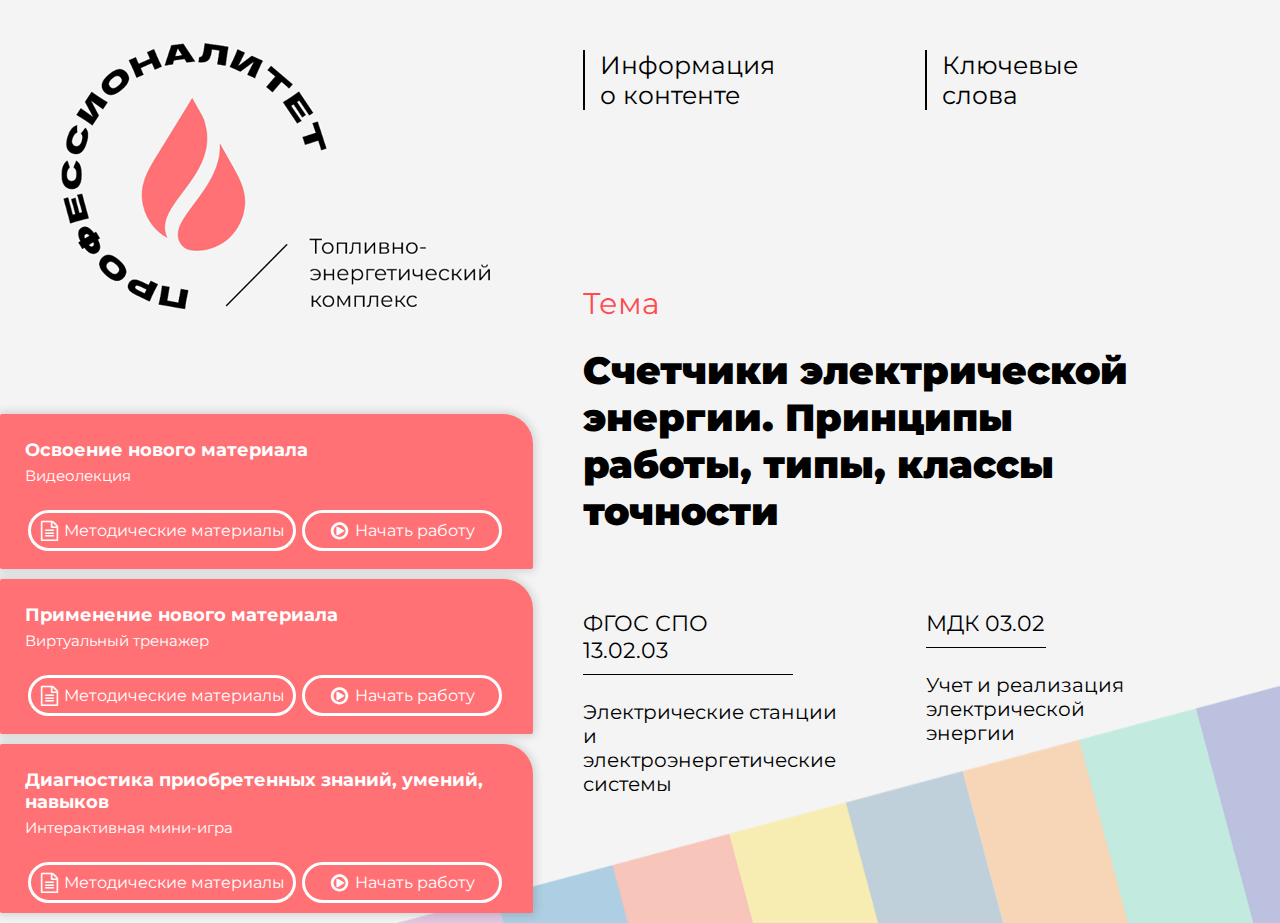
<file: index.html>
<!DOCTYPE html>
<html lang="en">
<head>
    <meta charset="UTF-8">
    <meta name="viewport" content="width=device-width, initial-scale=1.0">
    <title>Главная страница</title>
    <link rel="stylesheet" href="https://cdnjs.cloudflare.com/ajax/libs/font-awesome/4.7.0/css/font-awesome.css" integrity="sha512-5A8nwdMOWrSz20fDsjczgUidUBR8liPYU+WymTZP1lmY9G6Oc7HlZv156XqnsgNUzTyMefFTcsFH/tnJE/+xBg==" crossorigin="anonymous" referrerpolicy="no-referrer" />
    <link rel="stylesheet" href="./styles/style.css">
    <link rel="stylesheet" href="./styles/popup.css">
</head>
<body class="main_viewport" id="#style-10">
    <div class="main_container">
        <img src="content/Profi_logo.png" alt="Profi_logo" class="Profi_logo1">
        <div class="left_side">
            <div class="profi_logo">
                <img src="content/Profi_logo.png" alt="Profi_logo" class="Profi_logo2">
            </div>
            <div class="buttons_content">
                <div class="lern_new_material">
                    <div class="upper_side">
                        <p class="first_word">Освоение нового материала</p>
                        <p class="second_word">Видеолекция</p>
                        <div class="bottom_side">
                            <div class="btn_metod_mat">
                                <a href="#popup3" class="link_metod_mat"><i class="fa fa-file-text-o" aria-hidden="true"></i>
                                    Методические материалы
                                </a>
                            </div>
                            <div class="btn_metod_mat">
                                <a href="./pages/1_eom/index.html" class="link_metod_mat"><i class="fa fa-play-circle-o" aria-hidden="true"></i>
                                    Начать работу
                                </a>
                            </div>
                        </div>
                    </div>
                </div>
                <div class="practic_new_material">
                    <div class="upper_side">
                        <p class="first_word">Применение нового материала</p>
                        <p class="second_word">Виртуальный тренажер</p>
                        <div class="bottom_side">
                            <div class="btn_metod_mat">
                                <a href="#popup4" class="link_metod_mat"><i class="fa fa-file-text-o" aria-hidden="true"></i>
                                    Методические материалы
                                </a>
                            </div>
                            <div class="btn_metod_mat">
                                <a href="./pages/2_eom/javascript_quiz_app_1/index.html" class="link_metod_mat"><i class="fa fa-play-circle-o" aria-hidden="true"></i>
                                    Начать работу
                                </a>
                            </div>
                        </div>
                    </div>
                </div>
                <div class="test_new_material">
                    <div class="upper_side">
                        <p class="first_word">Диагностика приобретенных знаний, умений, навыков</p>
                        <p class="second_word">Интерактивная мини-игра</p>
                        <div class="bottom_side">
                            <div class="btn_metod_mat">
                                <a href="#popup5" class="link_metod_mat"><i class="fa fa-file-text-o" aria-hidden="true"></i>
                                    Методические материалы
                                </a>
                            </div>
                            <div class="btn_metod_mat">
                                <a href="./pages/3_eom/index.html" class="link_metod_mat"><i class="fa fa-play-circle-o" aria-hidden="true"></i>
                                    Начать работу
                                </a>
                            </div>
                        </div>
                    </div>
                </div>
            </div>
        </div>
        <div class="right_side">
            <div id="upper_right2" class="upper_right">
                <div class="content_info">
                    <a href="#popup1" class="link_content_info">Информация <br>о контенте</br></a>
                </div>
                <div class="key_word">
                    <a href="#popup2" class="link_key_word">Ключевые <br>слова</br></a>
                </div>
            </div>
            <div class="center_right">
                <p class="theme">Тема</p>
                <p class="main_content_name">Счетчики электрической<br>энергии. Принципы<br>работы, типы, классы<br>точности</p>
            </div>
            <div class="bottom_right">
                <div class="fgos_and_mdk">
                    <div>
                        <h5 class="fgos">ФГОС СПО 13.02.03</h5>
                        <p class="fgos_text">
                            Электрические станции и<br>электроэнергетические<br>системы
                        </p>
                    </div>
                    <div>
                        <h5 class="mdk">МДК 03.02</h5>
                        <p class="mdk_text">
                            Учет и реализация электрической<br>энергии
                        </p>
                    </div>
                </div>
            </div>
        </div>
    </div>
    <div id="popup1" class="popup">
        <div class="popup_body">
            <div class="popup_content">
                <div class="popup_header">
                    <h3>Информация о контенте</h3>
                    <a href="#" class="close_popup"><i class="fa fa-times-circle fa-2xl" aria-hidden="true"></i></a>
                </div>
                <div class="popup_text">
                    <h3 class="popup_content_header">ФГОС СПО</h3>
                    <p class="popup_tex_content">13.02.03 Электрические станции, сети и системы</p>
                    <h3 class="popup_content_header">ПОП Профессионалитета</h3>
                    <p class="popup_tex_content">13.02.03 Электрические станции, сети и системы</p>
                    <h3 class="popup_content_header">Профессиональный модуль</h3>
                    <p class="popup_tex_content">03 Контроль и управление технологическими процессами производства, передачи и распределения электроэнергии в электроэнергетических системах
                    </p>
                    <h3 class="popup_content_header">МДК</h3>
                    <p class="popup_tex_content">03.02 Учет и реализация электрической энергии</p>
                    <h3 class="popup_content_header">Раздел</h3>
                    <p class="popup_tex_content">Приборы учета электроэнергии</p>
                    <h3 class="popup_content_header">Тема</h3>
                    <p class="popup_tex_content">Счетчики электрической энергии. Принципы работы, типы, классы точности</p>
                </div>
            </div>
        </div>
    </div>
    <div id="popup2" class="popup">
        <div class="popup_body">
            <div class="popup_content">
                <div class="popup_header">
                    <h3>Ключевые слова</h3>
                    <a href="#" class="close_popup"><i class="fa fa-times-circle fa-2xl" aria-hidden="true"></i></a>
                </div>
                <div class="popup_text">
                    <p class="popup_tex_content key_word_text"><span>Счетчик электрической энергии</span><br>интегрирующий по времени прибор, измеряющий активную и (или) реактивную энергию
                    </p>
                    <p class="popup_tex_content key_word_text"><span>Расчетным (коммерческим) учетом электроэнергии</span><br>называется учет выработанной, а также отпущенной потребителям электроэнергии для денежного расчета за нее
                    </p>
                    <p class="popup_tex_content key_word_text"><span>Расчетные счетчики</span><br>счетчики, устанавливаемые для расчетного учета
                    </p>
                    <p class="popup_tex_content key_word_text"><span>Техническим (контрольным) учетом</span><br>называется контроль расхода электроэнергии по отдельным цехам, технологическим линиям, а также наиболее крупным электроприемникам
                    </p>
                    <p class="popup_tex_content key_word_text"><span>Счетчики технического учета</span><br>счетчики, устанавливаемые для технического учета
                    </p>
                    <p class="popup_tex_content key_word_text"><span>Поверка средств измерений</span><br>совокупность операций, выполняемых органами государственной метрологической службы (Госстандарт) или субъектами хозяйствования, получившими от Госстандарта соответствующее разрешение, с целью определения и подтверждения соответствия средств измерения установленным требованиям и установления их пригодности к применению
                    </p>
                    <p class="popup_tex_content key_word_text"><span>Класс точности счетчика</span><br>число, равное пределу допускаемой погрешности, выраженной в процентах, для тока в диапазоне от минимального до максимального значения, коэффициенте мощности, равном единице, при нормальных условиях, определенных стандартами или техническими условиями на счетчик
                    </p>
                </div>
            </div>
        </div>
    </div>
    <div id="popup3" class="popup">
        <div class="popup_body">
            <div class="popup_content">
                <div class="popup_header">
                    <h3>Рекомендации для обучающегося (самостоятельная работа)</h3>
                    <a href="#" class="close_popup"><i class="fa fa-times-circle fa-2xl" aria-hidden="true"></i></a>
                </div>
                <div class="popup_text">
                    <ul class="popup_method_list">
                        <li>Просмотрите видеолекцию по теме «Счетчики электрической энергии. Принципы работы, типы, классы точности».</li>
                        <li>Если в процессе изучения материала возникнут вопросы, запишите их для дальнейшего обсуждения с преподавателем и/или с группой обучающихся.</li>
                        <li>При необходимости прослушайте/просмотрите материал еще раз. Возвращайтесь к наиболее сложным аспектам темы.</li>
                        <li>Соблюдайте здоровьесберегающий режим: чередуйте работу с электронными носителями с отдыхом и гимнастикой для глаз.</li>
                    </ul>
                </div>
                <div class="popup_header">
                    <h3>Рекомендации для преподавателей</h3>
                    <a href="#" class="close_popup"></i></a>
                </div>
                <div class="popup_text">
                    <ul class="popup_method_list">
                        <li>Преподаватель может организовать изучение обучающимися образовательных материалов ЭОМ через применение различных педагогических технологий, например:
                            <ul>
                                <li>организовать изучение теоретических материалов  ЭОМ  до начала учебного занятия, а во время учебного занятия провести беседу, отвечая на вопросы обучающихся, уточняя и расширяя первичные знания;</li>
                                <li>организовать изучение нового материала с применением материалов ЭОМ непосредственно на занятии, через демонстрацию материалов ЭОМ, в т.ч. иллюстраций (схем, графиков, фото, видео и пр.);</li>
                                <li>организовать работу обучающихся в группах непосредственно на занятии с использованием учебных материалов ЭОМ;</li>
                                <li>предложить повторное изучение материалов ЭОМ после проведения учебных занятий с целью закрепления материала и подготовки к промежуточной аттестации;- и пр.</li>
                            </ul>
                        </li>
                    </ul>
                </div>
            </div>
        </div>
    </div>
    <div id="popup4" class="popup">
        <div class="popup_body">
            <div class="popup_content">
                <div class="popup_header">
                    <h3>Рекомендации для обучающегося (самостоятельная работа)</h3>
                    <a href="#" class="close_popup"><i class="fa fa-times-circle fa-2xl" aria-hidden="true"></i></a>
                </div>
                <div class="popup_text">
                    <ul class="popup_method_list">
                        <li>Запустите виртуальный тренажер по теме «Счетчики электрической энергии. Принципы работы, типы, классы точности».</li>
                        <li>Ознакомьтесь с предложенными материалами и выполните тренировочные тестовые задания.</li>
                        <li>Если в процессе изучения материала возникнут вопросы, запишите их для дальнейшего обсуждения с преподавателем и/или с группой обучающихся.</li>
                        <li>При неверном ответе на тестовое задание, вернитесь к предыдущему материалу и изучите его повторно.</li>
                        <li>Тренировочные тестовые задания предусматривают отображение правильных вариантов ответов после их выполнения.</li>
                        <li>Для выполнения тренировочных тестовых заданий предусмотрено неограниченное количество попыток.</li>
                    </ul>
                </div>
                <div class="popup_header">
                    <h3>Рекомендации для преподавателей</h3>
                    <a href="#" class="close_popup"></i></a>
                </div>
                <div class="popup_text">
                    <ul class="popup_method_list">
                        <li>Преподаватель может организовать изучение обучающимися образовательных материалов ЭОМ через применение различных педагогических технологий, например:
                            <ul>
                                <li>организовать изучение практических материалов  ЭОМ  до начала учебного занятия, а во время учебного занятия организовать проведение практической работы на основе материалов ЭОМ;</li>
                                <li>организовать изучение материалов ЭОМ непосредственно на занятии, выявить наиболее часто встречающие ошибки при выполнении проверочных тестовых заданий, организовать работу над ошибками;</li>
                                <li>предложить повторное изучение материалов ЭОМ после проведения учебных занятий с целью закрепления материала и подготовки к промежуточной аттестации;- и пр.</li>
                            </ul>
                        </li>
                    </ul>
                </div>
            </div>
        </div>
    </div>
    <div id="popup5" class="popup">
        <div class="popup_body">
            <div class="popup_content">
                <div class="popup_header">
                    <h3>Рекомендации для обучающегося (самостоятельная работа)</h3>
                    <a href="#" class="close_popup"><i class="fa fa-times-circle fa-2xl" aria-hidden="true"></i></a>
                </div>
                <div class="popup_text">
                    <ul class="popup_method_list">
                        <li>Запустите мини-игру по теме «Счетчики электрической энергии. Принципы работы, типы, классы точности».</li>
                        <li>Ознакомьтесь с условиями выполнения тестовых заданий. Обратите внимание на отсутствие подсказок и возможности повторного выполнения заданий.</li>
                        <li>Выполните все тестовые задания. Ознакомьтесь с результатами тестирования.</li>
                        <li>При наличии ошибок по результатам тестирования вернитесь к изучению теоретического материала.</li>
                        <li>Запустить мини-игру возможно неограниченное количество раз.</li>
                    </ul>
                </div>
                <div class="popup_header">
                    <h3>Рекомендации для преподавателей</h3>
                    <a href="#" class="close_popup"></i></a>
                </div>
                <div class="popup_text">
                    <ul class="popup_method_list">
                        <li>Преподаватель может мотивировать обучающихся для получения максимального количества баллов при выполнении тестовых заданий, предложенных с целью диагностики приобретенных знаний, умений и навыков, учитывая результаты тестирования при выставлении оценки по теме.</li>
                        <li>Преподаватель может анализировать результаты тестирования обучающихся с целью выявления наиболее сложных для понимания вопросов темы, с целью последующей организации работы по устранению данных пробелов в знаниях обучающихся.</li>
                    </ul>
                </div>
            </div>
        </div>
    </div>
</body>
</html>
</file>
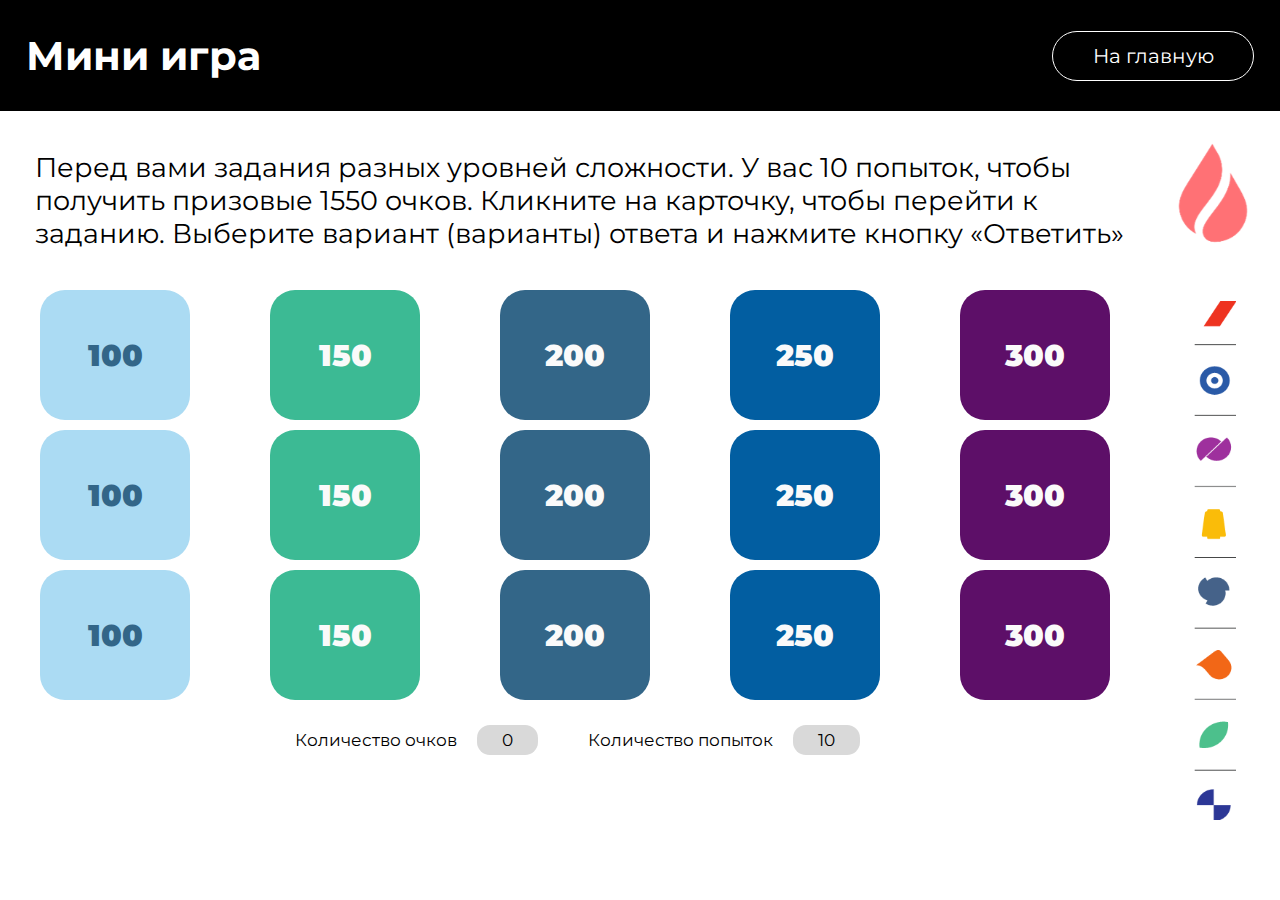
<file: pages/3_eom/index.html>
<!DOCTYPE html>
<html lang="en">
<head>
    <meta charset="UTF-8">
    <meta name="viewport" content="width=device-width, initial-scale=1.0">
    <link rel="stylesheet" href="./styles/style.css">
    <script src="./script/Sortable.js" defer></script>
    <script src="./script/create-elements.js" defer></script>
    <script src="./script/main.js" defer></script>
    <script src="./script/allQuestions.js" defer></script>
    <title>Мини игра</title>
</head>
<body>

    <header>
        <div class="header_wrap">
            <div class="header-title">
                <h1>Мини игра</h1>
            </div>
            <div class="header_links">
                <a href="../../../index.html">На главную</a>
                
            </div>
        </div>
    </header>

    <div class="main_wrap">
        <div class="question_wrap">
            <div class="text_wrap">
                <p class="welcome_text">Перед вами задания разных уровней сложности. У вас 10 попыток, чтобы получить призовые 1550 очков. Кликните на карточку, чтобы перейти к заданию. Выберите вариант (варианты) ответа и нажмите кнопку «Ответить»</p>
            </div>
            <div class="buttons_box">
                <div class="very_easy_questions">
                    <div class="question id0">
                        <button>100</button>
                    </div>
                    <div class="question id1">
                        <button>100</button>
                    </div>
                    <div class="question id2">
                        <button>100</button>
                    </div>
                </div>
                <div class="easy_questions">
                    <div class="question id3">
                        <button>150</button>
                    </div>
                    <div class="question id4">
                        <button>150</button>
                    </div>
                    <div class="question id5">
                        <button>150</button>
                    </div>
                </div>
                <div class="middle_questions">
                    <div class="question id6">
                        <button>200</button>
                    </div>
                    <div class="question id7">
                        <button>200</button>
                    </div>
                    <div class="question id8">
                        <button>200</button>
                    </div>
                </div>
                <div class="middle_hard_questions">
                    <div class="question id9">
                        <button>250</button>
                    </div>
                    <div class="question id10">
                        <button>250</button>
                    </div>
                    <div class="question id11">
                        <button>250</button>
                    </div>
                </div>
                <div class="hard_questions">
                    <div class="question id12">
                        <button>300</button>
                    </div>
                    <div class="question id13">
                        <button>300</button>
                    </div>
                    <div class="question id14">
                        <button>300</button>
                    </div>
                </div>
            </div>
            <div class="score_wrap">
                <div class="count_point">
                    <p>Количество очков</p>
                    <p class="points" id="score">0</p>
                </div>
                <div class="count_try">
                    <p>Количество попыток</p>
                    <p class="tryes" id="lives">10</p>
                </div>
                <input type="button" id="button_results" class="button_results btn_closed" value="Смотреть результаты">
                    
                </input>
            </div>
        </div>
        <div class="logo_wrap">
            <img src="content/logo_of_profi.png" alt="logo">
        </div>
    </div>

    <div id="popup_window" class="popup closed"> 

        <div class="popup_main" id="popup_main">
            <div class="popup_content" id="popup_content">
                <div class="header_popup">
                    <div class="popup_result">
                        <p class="result_theme">Полное название темы</p>
                        <p class="result_theme_short">Краткое название темы</p>
                    </div>
                    <div id="popup_close" class="header_popup_close">
                        <img src="./content/close.svg" alt="header_popup">
                    </div>
                </div>
                <div class="questions_result">
                    <div class="questions_result_all">
                        <div>
                            Количество тестовых (оцениваемых) заданий:
                        </div>
                        <div id="result_count_questions">
                            30
                        </div>
                    </div>
                    <div class="questions_result_correct">
                        <div>
                            Ваш результат:
                        </div>
                        <div id="result_users_correct_answered">
                            30
                        </div>
                    </div>
                    <div class="questions_result_stats">
                        <div class="result_correct_wrong">
                            <div class="result_corrects">
                                <div>
                                    Количество правильных ответов:
                                </div>
                                <div id="result_corrects_num">
                                    30
                                </div>
                            </div>
                            <div class="result_wrong">
                                <div>
                                    Количество неправильных ответов:
                                </div>
                                <div id="result_wrongs_num">
                                    30
                                </div>
                            </div>
                        </div>
                        <div class="result_diagram" style="--pCorr:30;--pUnCorr:20;--b:10px;--c:rgb(0, 114, 192);;"></div>
                        <div class="result_corrects">
                            <div>
                                Количество вопросов без ответа:
                            </div>
                            <div id="result_corrects_num">
                                30
                            </div>
                        </div>
                    </div>
                </div>
            </div>
        </div>

    </div>
</body>
</html>
</file>
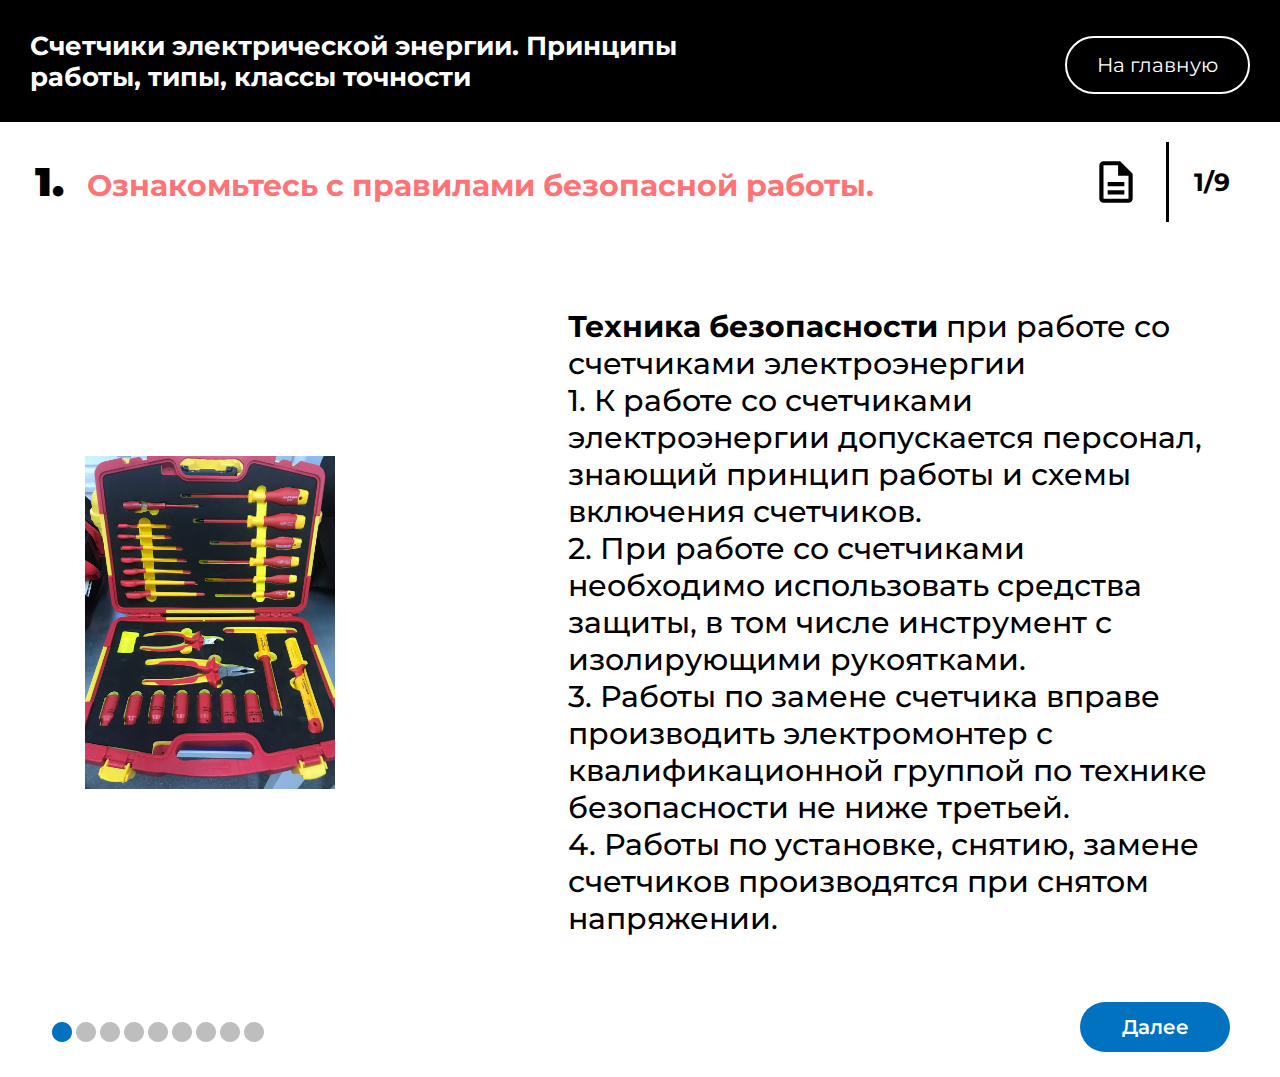
<file: pages/2_eom/javascript_quiz_app_1/index.html>
<!DOCTYPE html>
<html lang="en">
<head>
    <meta charset="UTF-8">
    <meta name="viewport" content="width=device-width, initial-scale=1.0">
    <link rel="stylesheet" href="../generalStyles/style.css">
    <link rel="stylesheet" href="https://fonts.googleapis.com/css2?family=Material+Symbols+Outlined:opsz,wght,FILL,GRAD@20..48,100..700,0..1,-50..200" />
    <link href="https://fonts.googleapis.com/icon?family=Material+Icons" rel="stylesheet">
    <title>Основы теории операционных систем</title>
</head>
<body>
    <div class="main_window">
        <div class="black_header">
            <h1>
                Основы теории операционных систем
            </h1>
            <div class="links_black_header">
                <a href="../../../index.html">На главную</a>
                <a href="../../../new_material/page_new_mat.html" class="disabled_button">Назад</a>
            </div>
        </div>
        <div class="content">
            <div class="quiz_window">
                <div id="quiz_part">
                    <div class="window_header">
                        <div class="questions" id="question_number_1">
                            
                        </div>
                        <div class="number_marker">
                            <img id="open_popup_button" src="./content/description.svg" alt="description">
                            <p class="number_description"></p>
                        </div>

                    </div>
                    <div class="theory_eom" id="theory_eom_2">
                        <div class="second">
                            <div class="left_side">
                                <br>
                                <div class="leftimage">
                                    <div class="leftimage img noshadow nomargin w30">
                                        <img src="./content/1.jpg">
                                    </div>
                                    
                                    <div class="leftimage text nomargin">
                                        <p>
                                            <b>Техника безопасности</b> при работе со счетчиками электроэнергии<br>
                                            1. К работе со счетчиками электроэнергии допускается персонал, знающий принцип работы и схемы включения счетчиков.<br>
                                            2. При работе со счетчиками необходимо использовать средства защиты, в том числе инструмент с изолирующими рукоятками.<br>
                                            3. Работы по замене счетчика вправе производить электромонтер с квалификационной группой по технике безопасности не ниже третьей.<br>
                                            4. Работы по установке, снятию, замене счетчиков производятся при снятом напряжении.<br>
                                        </p>
                                    </div>
                                </div>
                            </div>
                        </div>
                    </div>
                    <div class="step_marker_and_buttons">
                        <div class="step_marker">
                            
                        </div>
                        <div class="main_buttons">
                            <button id="check_button_3" onclick="location.href='../javascript_quiz_app_2/index.html'">
                                Далее
                            </button>
                        </div>
                    </div>
                </div>
            </div>
            </div>
        </div>
        <div id="popup1" class="popup close">
            <div class="popup_body">
                <div class="popup_content">
                    <div class="popup_header">
                        <h3></h3>
                        <button id="close_popup_button_1"><img src="./content/close.svg" alt="close"></button>
                    </div>
                    <div class="popup_text">
                        
                    </div>
                </div>
            </div>
        </div>
    </div>
</body>
<script src="./scripts/main.js" defer></script>
<script src="../generalJs/script.js" defer></script>
</file>
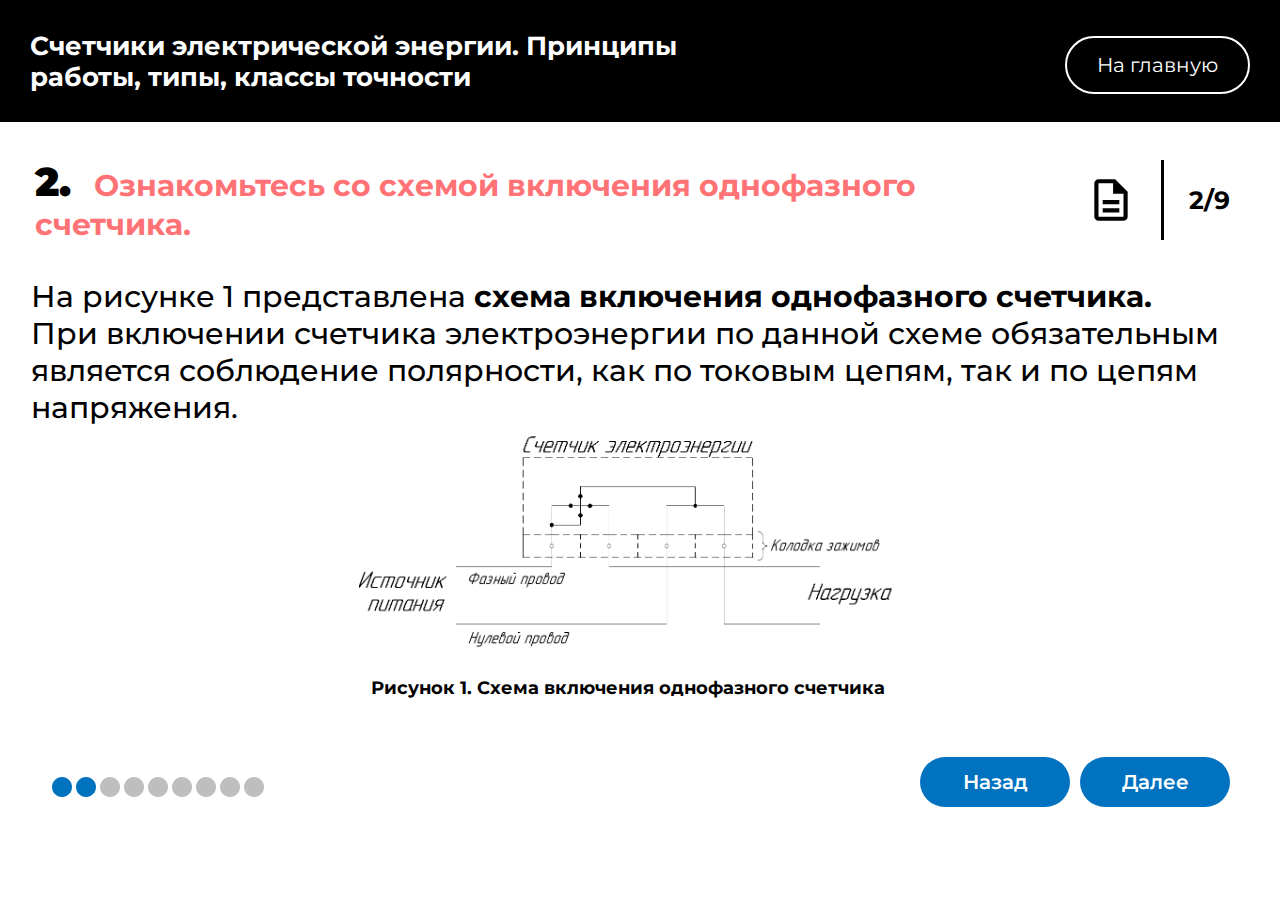
<file: pages/2_eom/javascript_quiz_app_2/index.html>
<!DOCTYPE html>
<html lang="en">
<head>
    <meta charset="UTF-8">
    <meta name="viewport" content="width=device-width, initial-scale=1.0">
    <link rel="stylesheet" href="../generalStyles/style.css">
    <link rel="stylesheet" href="https://fonts.googleapis.com/css2?family=Material+Symbols+Outlined:opsz,wght,FILL,GRAD@20..48,100..700,0..1,-50..200" />
    <link href="https://fonts.googleapis.com/icon?family=Material+Icons" rel="stylesheet">
    <title>Основы теории операционных систем</title>
</head>
<body>
    <div class="main_window">
        <div class="black_header">
            <h1>
                Основы теории операционных систем
            </h1>
            <div class="links_black_header">
                <a href="../../../index.html">На главную</a>
                <a href="../../../new_material/page_new_mat.html" class="disabled_button">Назад</a>
            </div>
        </div>
        <div class="content">
            <div class="quiz_window">
                <div id="quiz_part">
                    <div class="window_header">
                        <div class="questions" id="question_number_1">
                            
                        </div>
                        <div class="number_marker">
                            <img id="open_popup_button" src="./content/description.svg" alt="description">
                            <p class="number_description"></p>
                        </div>

                    </div>
                    <div class="theory_eom" id="theory_eom_2">
                        <div class="second">
                            <div class="left_side">
                                <p>На рисунке 1 представлена <b>схема включения однофазного счетчика.</b> При включении счетчика электроэнергии по данной схеме обязательным является соблюдение полярности, как по токовым цепям, так и по цепям напряжения.</p>
                                <div class="flexcenter">
                                    <img src="./content/1.png" class="w45">
                                    <p class="TxtAlgCen lh0 m1"><b class="fs06 TxtAlgCen lh0">Рисунок 1. Схема включения однофазного счетчика</b></p>
                                </div>
                            </div>
                        </div>
                    </div>
                    <div class="step_marker_and_buttons">
                        <div class="step_marker">
                            
                        </div>
                        <div class="main_buttons">
                            
                        </div>
                    </div>
                </div>
            </div>
            </div>
        </div>
        <div id="popup1" class="popup close">
            <div class="popup_body">
                <div class="popup_content">
                    <div class="popup_header">
                        <h3></h3>
                        <button id="close_popup_button_1"><img src="./content/close.svg" alt="close"></button>
                    </div>
                    <div class="popup_text">
                        
                    </div>
                </div>
            </div>
        </div>
    </div>
</body>
<script src="./scripts/main.js" defer></script>
<script src="../generalJs/script.js" defer></script>

</html>
</file>
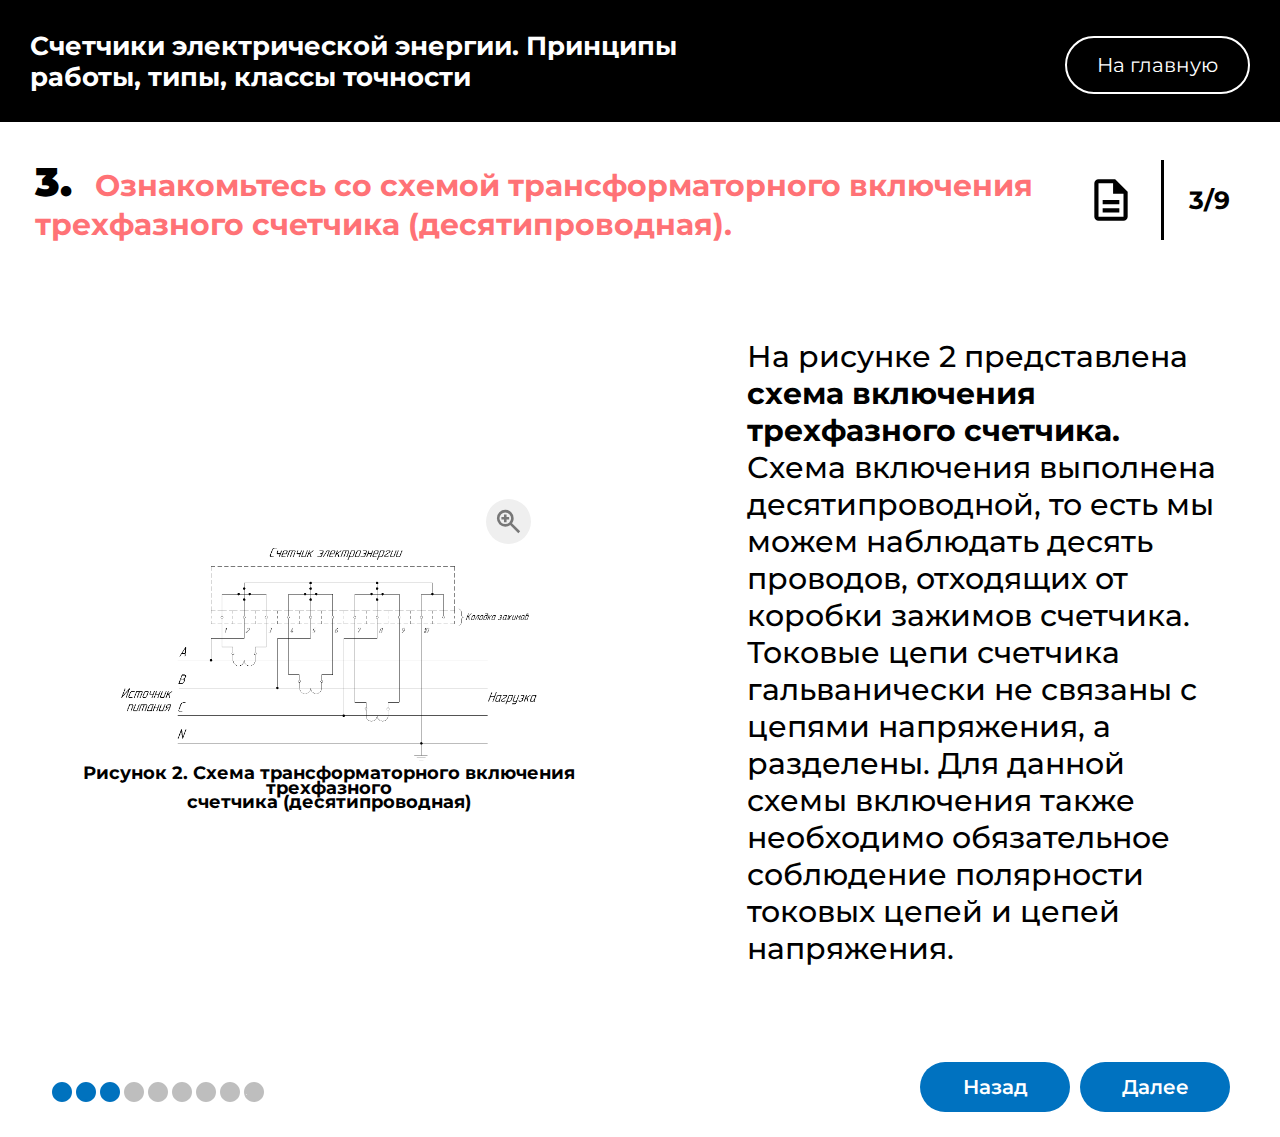
<file: pages/2_eom/javascript_quiz_app_3/index.html>
<!DOCTYPE html>
<html lang="en">
<head>
    <meta charset="UTF-8">
    <meta name="viewport" content="width=device-width, initial-scale=1.0">
    <link rel="stylesheet" href="../generalStyles/style.css">
    <link rel="stylesheet" href="https://fonts.googleapis.com/css2?family=Material+Symbols+Outlined:opsz,wght,FILL,GRAD@20..48,100..700,0..1,-50..200" />
    <link href="https://fonts.googleapis.com/icon?family=Material+Icons" rel="stylesheet">
    <title></title>
</head>
<body>
    <div class="main_window">
        <div class="black_header">
            <h1>
                
            </h1>
            <div class="links_black_header">
                <a href="../../../index.html">На главную</a>
                <a href="../../../new_material/page_new_mat.html" class="disabled_button">Назад</a>
            </div>
        </div>
        <div class="content">
            <div class="quiz_window">
                <div id="quiz_part">
                    <div class="window_header">
                        <div class="questions" id="question_number_1">
                            
                        </div>
                        <div class="number_marker">
                            <img id="open_popup_button" src="./content/description.svg" alt="description">
                            <p class="number_description"></p>
                        </div>

                    </div>
                    <div class="theory_eom" id="theory_eom_2">
                        <div class="second">
                            <div class="left_side">
                                <div class="leftimage">
                                    <div class="leftimage img noshadow w50">
                                        <img src="./content/1.png">
                                        <button class="leftimage_zoom_popup left30" onclick="location.href='#popup3'" ><img src="./content/zoom_up.svg" alt="2"></button>
                                        <p class="TxtAlgCen lh0"><b class="fs06 TxtAlgCen lh0">Рисунок 2. Схема трансформаторного включения трехфазного <br>счетчика (десятипроводная)</b></p>
                                    </div>
                                    <div class="leftimage text w40">
                                        <p>
                                            На рисунке 2 представлена <b>схема включения трехфазного счетчика.</b> Схема включения выполнена десятипроводной, то есть мы можем наблюдать десять проводов, отходящих от коробки зажимов счетчика. Токовые цепи счетчика гальванически не связаны с цепями напряжения, а разделены. Для данной схемы включения также необходимо обязательное соблюдение полярности токовых цепей и цепей напряжения.
                                        </p>
                                    </div>
                                </div>
                            </div>
                        </div>
                    </div>
                    <div class="step_marker_and_buttons">
                        <div class="step_marker">
                            
                        </div>
                        <div class="main_buttons">
                            
                        </div>
                    </div>
                </div>
            </div>
            </div>
        </div>
        <div id="popup1" class="popup close">
            <div class="popup_body">
                <div class="popup_content">
                    <div class="popup_header">
                        <h3></h3>
                        <button id="close_popup_button_1"><img src="./content/close.svg" alt="close"></button>
                    </div>
                    <div class="popup_text">
                        
                    </div>
                </div>
            </div>
        </div>
        <div id="popup3" class="popup close">
            <div class="popup_body">
                <div class="popup_content">
                    <div class="popup_header">
                        <h3>Схема трансформаторного включения трехфазного счетчика (десятипроводная)</h3>
                        <button onclick="location.href='#'" id="close_popup_button_1"><img src="./content/close.svg" alt="close"></button>
                    </div>
                    <div class="popup_text" id="zoomed" style="display: flex;align-items: center;">
                        <img src="./content/1.png">
                    </div>
                </div>
            </div>
        </div>
    </div>
</body>
<script src="./scripts/main.js" defer></script>
<script src="../generalJs/script.js" defer></script>

</html>
</file>
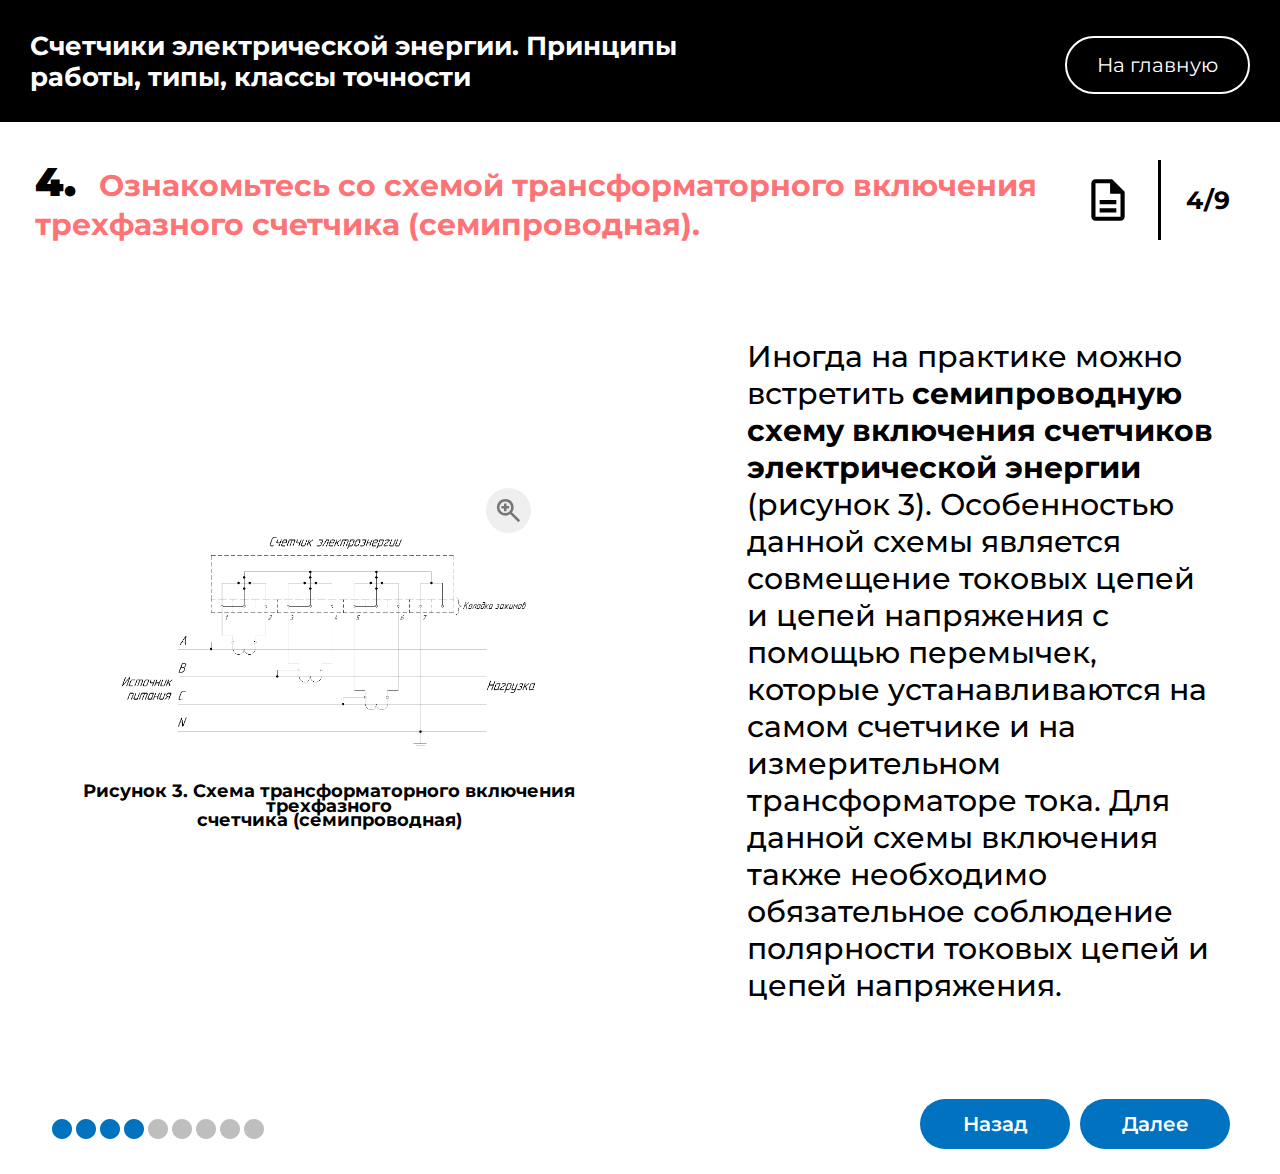
<file: pages/2_eom/javascript_quiz_app_4/index.html>
<!DOCTYPE html>
<html lang="en">
<head>
    <meta charset="UTF-8">
    <meta name="viewport" content="width=device-width, initial-scale=1.0">
    <link rel="stylesheet" href="../generalStyles/style.css">
    <link rel="stylesheet" href="https://fonts.googleapis.com/css2?family=Material+Symbols+Outlined:opsz,wght,FILL,GRAD@20..48,100..700,0..1,-50..200" />
    <link href="https://fonts.googleapis.com/icon?family=Material+Icons" rel="stylesheet">
    <title></title>
</head>
<body>
    <div class="main_window">
        <div class="black_header">
            <h1>
                
            </h1>
            <div class="links_black_header">
                <a href="../../../index.html">На главную</a>
                <a href="../../../new_material/page_new_mat.html" class="disabled_button">Назад</a>
            </div>
        </div>
        <div class="content">
            <div class="quiz_window">
                <div id="quiz_part">
                    <div class="window_header">
                        <div class="questions" id="question_number_1">
                            
                        </div>
                        <div class="number_marker">
                            <img id="open_popup_button" src="./content/description.svg" alt="description">
                            <p class="number_description"></p>
                        </div>

                    </div>
                    <div class="theory_eom" id="theory_eom_2">
                        <div class="second">
                            <div class="left_side">
                                <div class="leftimage">
                                    <div class="leftimage img noshadow w50">
                                        <img src="./content/1.png">
                                        <button class="leftimage_zoom_popup left30" onclick="location.href='#popup3'" ><img src="./content/zoom_up.svg" alt="2"></button>
                                        <p class="TxtAlgCen lh0 m1"><b class="fs06 TxtAlgCen lh0">Рисунок 3. Схема трансформаторного включения трехфазного<br>счетчика (семипроводная)</b></p>
                                    </div>
                                    <div class="leftimage text w40">
                                        <p>
                                            Иногда на практике можно встретить <b>семипроводную схему включения счетчиков электрической энергии</b> (рисунок 3). Особенностью данной схемы является совмещение токовых цепей и цепей напряжения с помощью перемычек, которые устанавливаются на самом счетчике и на измерительном трансформаторе тока. Для данной схемы включения также необходимо обязательное соблюдение полярности токовых цепей и цепей напряжения.
                                        </p>
                                    </div>
                                </div>
                            </div>
                        </div>
                    </div>
                    <div class="step_marker_and_buttons">
                        <div class="step_marker">
                            
                        </div>
                        <div class="main_buttons">
                            
                        </div>
                    </div>
                </div>
            </div>
            </div>
        </div>
        <div id="popup1" class="popup close">
            <div class="popup_body">
                <div class="popup_content">
                    <div class="popup_header">
                        <h3></h3>
                        <button id="close_popup_button_1"><img src="./content/close.svg" alt="close"></button>
                    </div>
                    <div class="popup_text">
                        
                    </div>
                </div>
            </div>
        </div>

        <div id="popup3" class="popup close">
            <div class="popup_body">
                <div class="popup_content">
                    <div class="popup_header">
                        <h3>Схема трансформаторного включения трехфазного счетчика (семипроводная)</h3>
                        <button onclick="location.href='#'" id="close_popup_button_1"><img src="./content/close.svg" alt="close"></button>
                    </div>
                    <div class="popup_text" id="zoomed" style="display: flex;align-items: center;">
                        <img src="./content/1.png">
                    </div>
                </div>
            </div>
        </div>
    </div>
</body>
<script src="./scripts/main.js" defer></script>
<script src="../generalJs/script.js" defer></script>

</html>
</file>
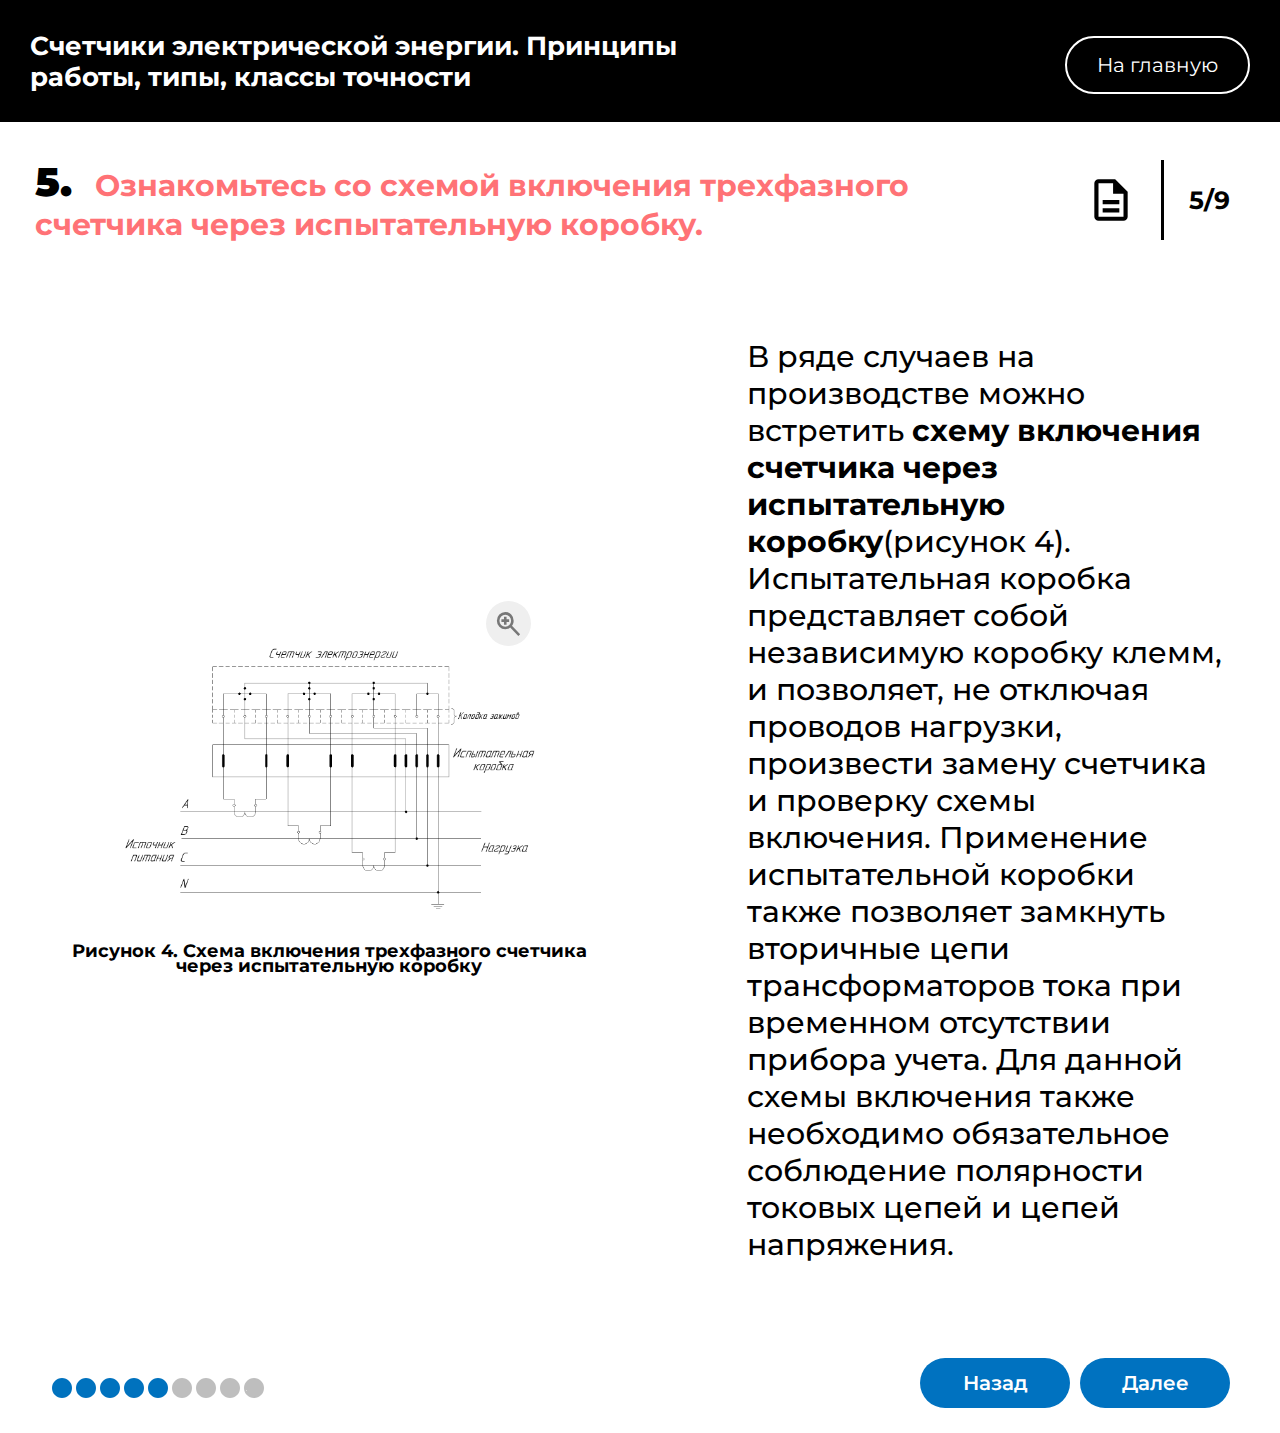
<file: pages/2_eom/javascript_quiz_app_5/index.html>
<!DOCTYPE html>
<html lang="en">
<head>
    <meta charset="UTF-8">
    <meta name="viewport" content="width=device-width, initial-scale=1.0">
    <link rel="stylesheet" href="../generalStyles/style.css">
    <link rel="stylesheet" href="https://fonts.googleapis.com/css2?family=Material+Symbols+Outlined:opsz,wght,FILL,GRAD@20..48,100..700,0..1,-50..200" />
    <link href="https://fonts.googleapis.com/icon?family=Material+Icons" rel="stylesheet">
    <title></title>
</head>
<body>
    <div class="main_window">
        <div class="black_header">
            <h1>
                
            </h1>
            <div class="links_black_header">
                <a href="../../../index.html">На главную</a>
                <a href="../../../new_material/page_new_mat.html" class="disabled_button">Назад</a>
            </div>
        </div>
        <div class="content">
            <div class="quiz_window">
                <div id="quiz_part">
                    <div class="window_header">
                        <div class="questions" id="question_number_1">
                            
                        </div>
                        <div class="number_marker">
                            <img id="open_popup_button" src="./content/description.svg" alt="description">
                            <p class="number_description"></p>
                        </div>

                    </div>
                    <div class="theory_eom" id="theory_eom_2">
                        <div class="second">
                            <div class="left_side">
                                <div class="leftimage">
                                    <div class="leftimage img noshadow w50">
                                        <img src="./content/1.png">
                                        <button class="leftimage_zoom_popup left30" onclick="location.href='#popup3'" ><img src="./content/zoom_up.svg" alt="2"></button>
                                        <p class="TxtAlgCen lh0 m1"><b class="fs06 TxtAlgCen lh0">Рисунок 4. Схема включения трехфазного счетчика<br>через испытательную коробку</b></p>
                                    </div>
                                    <div class="leftimage text w40">
                                        <p>
                                            В ряде случаев на производстве можно встретить <b>схему включения счетчика через испытательную коробку</b>(рисунок 4). Испытательная коробка представляет собой независимую коробку клемм, и позволяет, не отключая проводов нагрузки, произвести замену счетчика и проверку схемы включения. Применение испытательной коробки также позволяет замкнуть вторичные цепи трансформаторов тока при временном отсутствии прибора учета. Для данной схемы включения также необходимо обязательное соблюдение полярности токовых цепей и цепей напряжения.
                                        </p>
                                    </div>
                                </div>
                            </div>
                        </div>
                    </div>
                    <div class="step_marker_and_buttons">
                        <div class="step_marker">
                            
                        </div>
                        <div class="main_buttons">
                            
                        </div>
                    </div>
                </div>
            </div>
            </div>
        </div>

        <div id="popup1" class="popup close">
            <div class="popup_body">
                <div class="popup_content">
                    <div class="popup_header">
                        <h3></h3>
                        <button id="close_popup_button_1"><img src="./content/close.svg" alt="close"></button>
                    </div>
                    <div class="popup_text">
                        
                    </div>
                </div>
            </div>
        </div>
        <div id="popup3" class="popup close">
            <div class="popup_body">
                <div class="popup_content">
                    <div class="popup_header">
                        <h3> Схема включения трехфазного счетчика через испытательную коробку</h3>
                        <button onclick="location.href='#'" id="close_popup_button_1"><img src="./content/close.svg" alt="close"></button>
                    </div>
                    <div class="popup_text" id="zoomed" style="display: flex;align-items: center;">
                        <img src="./content/1.png">
                    </div>
                </div>
            </div>
        </div>
    </div>
</body>
<script src="./scripts/main.js" defer></script>
<script src="../generalJs/script.js" defer></script>

</html>
</file>
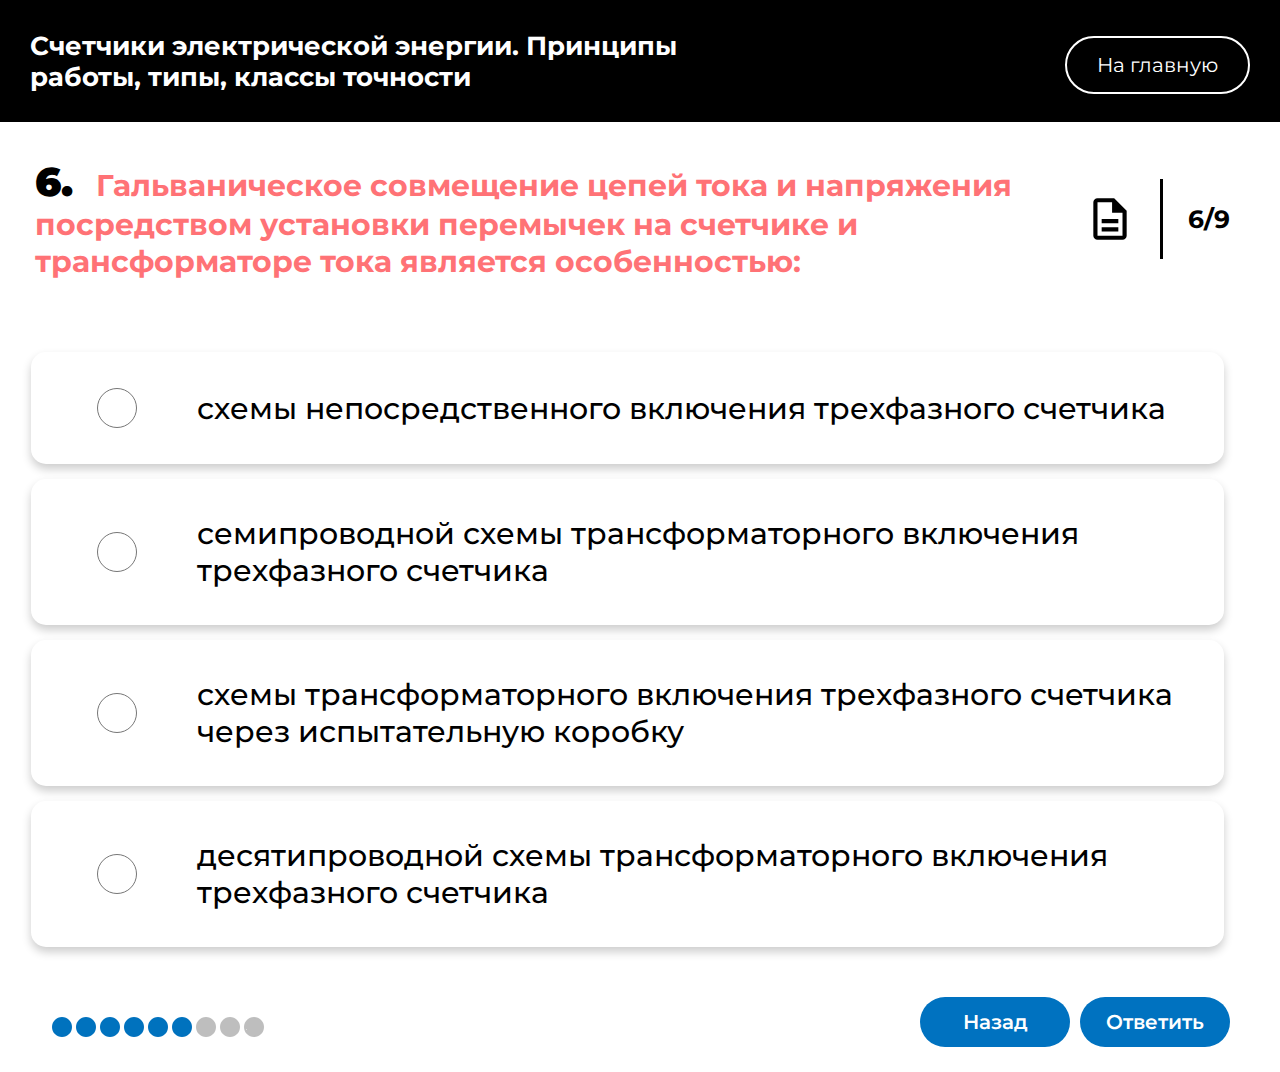
<file: pages/2_eom/javascript_quiz_app_6/index.html>
<!DOCTYPE html>
<html lang="en">
<head>
    <meta charset="UTF-8">
    <meta name="viewport" content="width=device-width, initial-scale=1.0">
    <link rel="stylesheet" href="../generalStyles/style.css">
    <link rel="stylesheet" href="https://fonts.googleapis.com/css2?family=Material+Symbols+Outlined:opsz,wght,FILL,GRAD@20..48,100..700,0..1,-50..200" />
    <link href="https://fonts.googleapis.com/icon?family=Material+Icons" rel="stylesheet">
    <title>Основы теории операционных систем</title>
</head>
<body>
    <div class="main_window">
        <div class="black_header">
            <h1>
                Основы теории операционных систем
            </h1>
            <div class="links_black_header">
                <a href="../../../index.html">На главную</a>
                <a href="../../../new_material/page_new_mat.html" class="disabled_button">Назад</a>
            </div>
        </div>
        <div class="content">
            <div class="quiz_window">
                <div id="quiz_part">
                    <div class="window_header">
                        <div class="questions" id="question_number_1">
                            
                        </div>
                        <div class="number_marker">
                            <img id="open_popup_button" src="./content/description.svg" alt="description">
                            <p class="number_description"></p>
                        </div>

                    </div>
                    <div class="theory_eom" id="theory_eom_2">
                        <div class="second">
                            <div class="left_side noflex">
                                <br>
                                <form class="flexleft suffle">
                                    <div class="variant tosuffle mb1">
                                        <input type="radio" name="0">
                                        <p>десятипроводной схемы трансформаторного включения трехфазного счетчика</p>
                                    </div>
                                    <div class="variant tosuffle mb1">
                                        <input type="radio" name="0">
                                        <p>схемы трансформаторного включения трехфазного счетчика через испытательную коробку</p>
                                    </div>
                                    <div class="variant tosuffle mb1">
                                        <input type="radio" name="0">
                                        <p>семипроводной схемы трансформаторного включения трехфазного счетчика</p>
                                    </div>
                                    <div class="variant tosuffle">
                                        <input type="radio" name="0">
                                        <p>схемы непосредственного включения трехфазного счетчика</p>
                                    </div>
                                </form>
                            </div>
                        </div>
                    </div>
                    <div class="step_marker_and_buttons">
                        <div class="step_marker">
                            
                        </div>
                        <div class="main_buttons">
                            
                        </div>
                    </div>
                </div>
            </div>
            </div>
        </div>
        <div id="popup1" class="popup close">
            <div class="popup_body">
                <div class="popup_content">
                    <div class="popup_header">
                        <h3></h3>
                        <button id="close_popup_button_1"><img src="./content/close.svg" alt="close"></button>
                    </div>
                    <div class="popup_text">
                        
                    </div>
                </div>
            </div>
        </div>
    </div>
</body>
<script src="./scripts/main.js" defer></script>
<script src="../generalJs/script.js" defer>

</script>

</html>
</file>
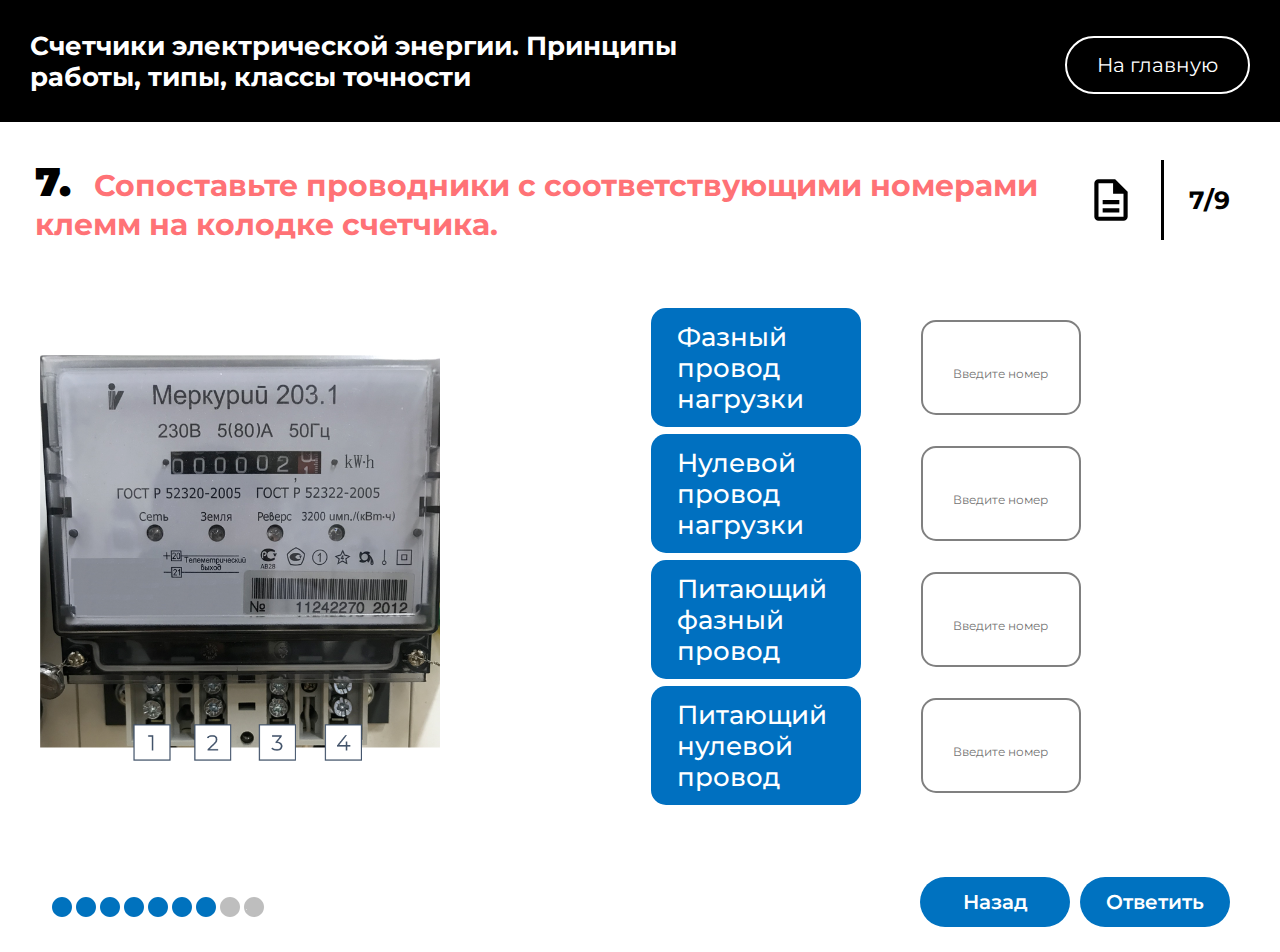
<file: pages/2_eom/javascript_quiz_app_7/index.html>
<!DOCTYPE html>
<html lang="en">
<head>
    <meta charset="UTF-8">
    <meta name="viewport" content="width=device-width, initial-scale=1.0">
    <link rel="stylesheet" href="../generalStyles/style.css">
    <link rel="stylesheet" href="https://fonts.googleapis.com/css2?family=Material+Symbols+Outlined:opsz,wght,FILL,GRAD@20..48,100..700,0..1,-50..200" />
    <link href="https://fonts.googleapis.com/icon?family=Material+Icons" rel="stylesheet">
    <title></title>
</head>
<body>
    <div class="main_window">
        <div class="black_header">
            <h1>
                
            </h1>
            <div class="links_black_header">
                <a href="../../../index.html">На главную</a>
                <a href="../../../new_material/page_new_mat.html" class="disabled_button">Назад</a>
            </div>
        </div>
        <div class="content">
            <div class="quiz_window">
                <div id="quiz_part">
                    <div class="window_header">
                        <div class="questions" id="question_number_1">
                            
                        </div>
                        <div class="number_marker">
                            <img id="open_popup_button" src="./content/description.svg" alt="description">
                            <p class="number_description"></p>
                        </div>

                    </div>
                    <div class="theory_eom" id="theory_eom_2">
                        <div class="second">
                            <div class="left_side">
                                <div class="leftimage">
                                    <div class="leftimage img noshadow w35">
                                        <img id="qwe4562" src="./content/1.png">
                                    </div>
                                    <div class="flexcenter w60">
                                        <div class="cornum w60 mb025">
                                            <p class="freeansqest w70">
                                                Фазный провод нагрузки
                                            </p>
                                            <input type="text" placeholder="Введите номер" class="assignnum w50">
                                        </div>
                                        <div class="cornum w60 mb025">
                                            <p class="freeansqest w70">
                                                Нулевой провод нагрузки
                                            </p>
                                            <input type="text" placeholder="Введите номер" class="assignnum w50">
                                        </div>
                                        <div class="cornum w60 mb025">
                                            <p class="freeansqest w70">
                                                Питающий фазный провод
                                            </p>
                                            <input type="text" placeholder="Введите номер" class="assignnum w50">
                                        </div>
                                        <div class="cornum w60 mb025">
                                            <p class="freeansqest w70">
                                                Питающий нулевой провод
                                            </p>
                                            <input type="text" placeholder="Введите номер" class="assignnum w50">
                                        </div>
                                    </div>
                                </div>
                            </div>
                        </div>
                    </div>
                    <div class="step_marker_and_buttons">
                        <div class="step_marker">
                            
                        </div>
                        <div class="main_buttons">
                            
                        </div>
                    </div>
                </div>
            </div>
            </div>
        </div>
        <div id="popup1" class="popup close">
            <div class="popup_body">
                <div class="popup_content">
                    <div class="popup_header">
                        <h3></h3>
                        <button id="close_popup_button_1"><img src="./content/close.svg" alt="close"></button>
                    </div>
                    <div class="popup_text">
                        
                    </div>
                </div>
            </div>
        </div>
    </div>
</body>
<script src="./scripts/main.js" defer></script>
<script src="../generalJs/script.js" defer></script>

</html>
</file>
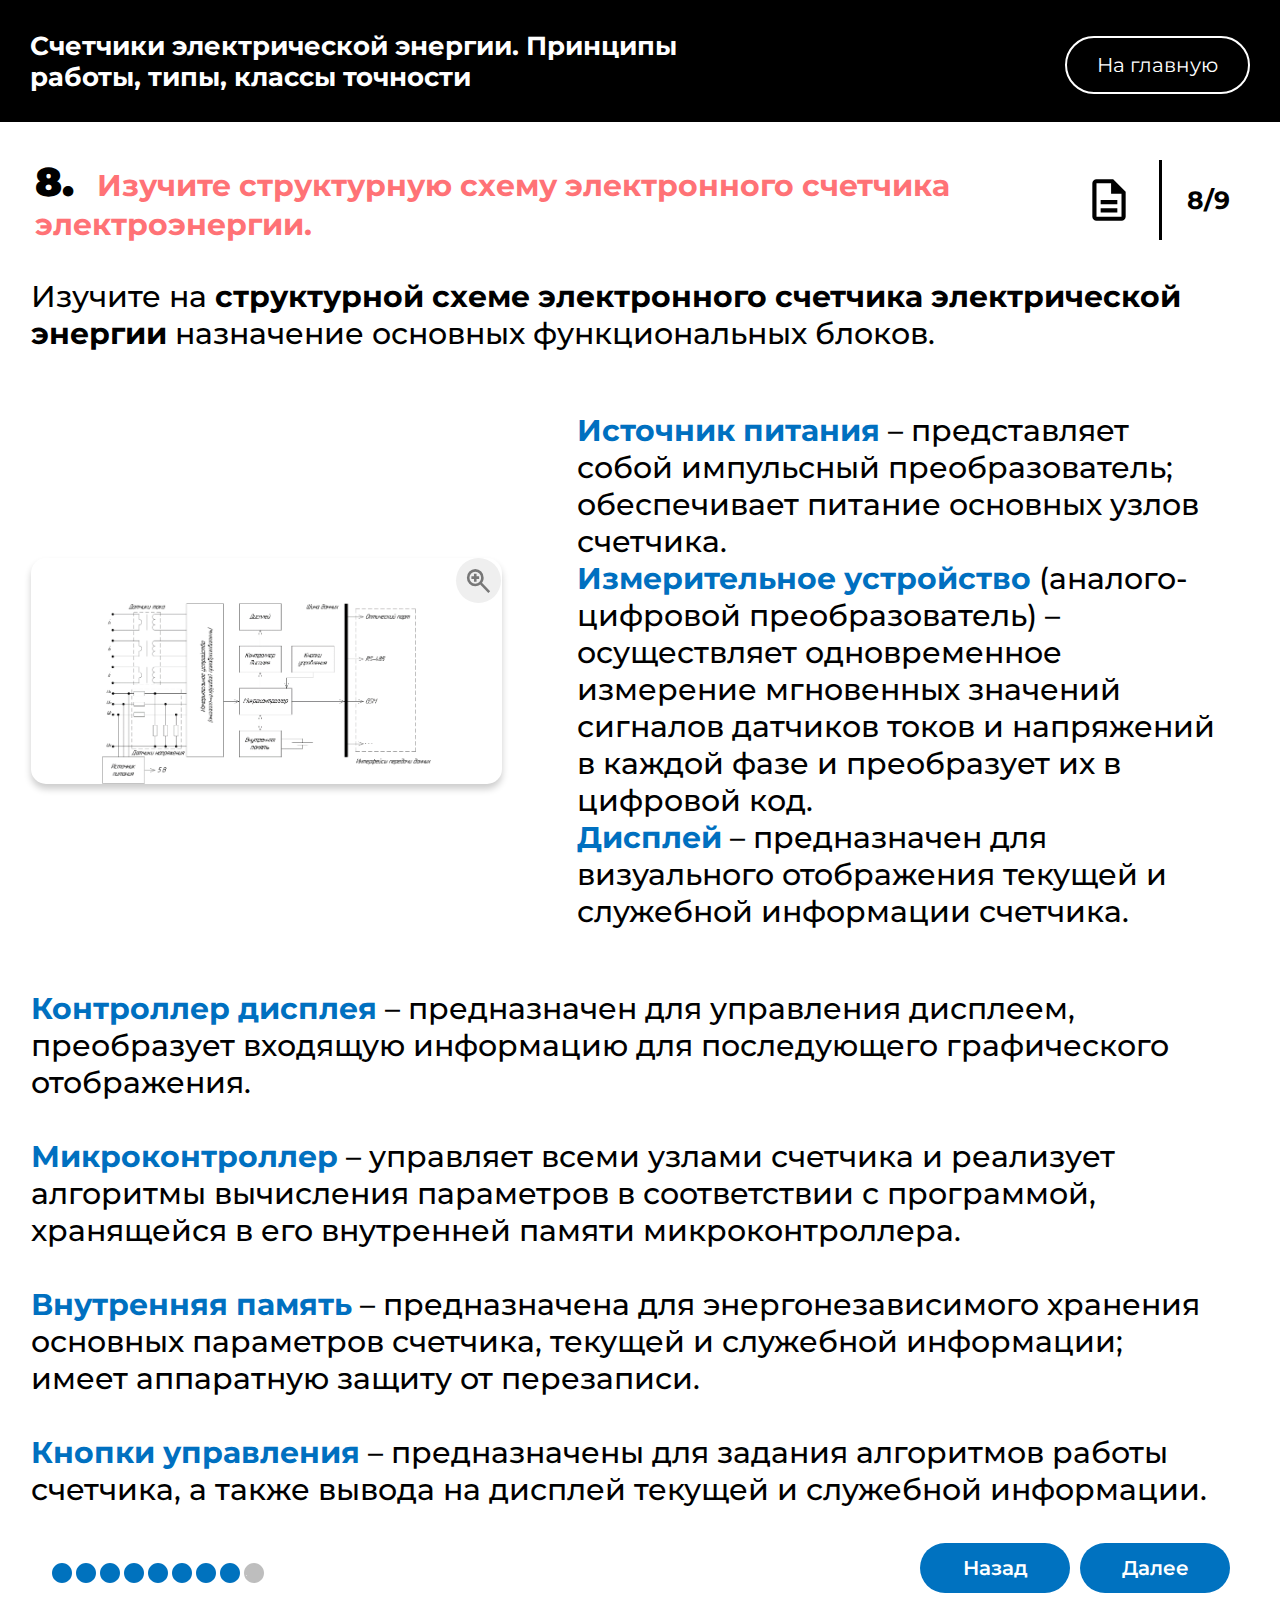
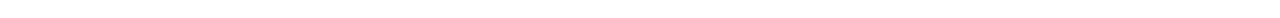
<file: pages/2_eom/javascript_quiz_app_8/index.html>
<!DOCTYPE html>
<html lang="en">
<head>
    <meta charset="UTF-8">
    <meta name="viewport" content="width=device-width, initial-scale=1.0">
    <link rel="stylesheet" href="../generalStyles/style.css">
    <link rel="stylesheet" href="https://fonts.googleapis.com/css2?family=Material+Symbols+Outlined:opsz,wght,FILL,GRAD@20..48,100..700,0..1,-50..200" />
    <link href="https://fonts.googleapis.com/icon?family=Material+Icons" rel="stylesheet">
    <title>Электрические нагрузки</title>
</head>
<body>
    <div class="main_window">
        <div class="black_header">
            <h1>
                Электрические нагрузки
            </h1>
            <div class="links_black_header">
                <a href="../../../index.html">На главную</a>
                <a href="../../../new_material/page_new_mat.html" class="disabled_button">Назад</a>
            </div>
        </div>
        <div class="content">
            <div class="quiz_window">
                <div id="quiz_part">
                    <div class="window_header">
                        <div class="questions" id="question_number_1">
                            
                        </div>
                        <div class="number_marker">
                            <img id="open_popup_button" src="./content/description.svg" alt="description">
                            <p class="number_description"></p>
                        </div>

                    </div>
                    <div class="theory_eom" id="theory_eom_2">
                        <div class="second">
                            
                            <div class="left_side">
                                <p>Изучите на <b>структурной схеме электронного счетчика электрической энергии</b> назначение основных функциональных блоков.</p>
                                <div class="leftimage">
                                    <div class="leftimage img">
                                        <img src="./content/1.png">
                                        <button class="leftimage_zoom_popup" onclick="location.href='#popup3'" ><img src="./content/zoom_up.svg" alt="2"></button>
                                    </div>
                                    <div class="leftimage text">
                                        <p><b class="bluetext">Источник питания</b> – представляет собой импульсный преобразователь; обеспечивает питание основных узлов счетчика.</p>
                                        <p><b class="bluetext">Измерительное устройство </b>(аналого-цифровой преобразователь) – осуществляет одновременное измерение мгновенных значений сигналов датчиков токов и напряжений в каждой фазе и преобразует их в цифровой код.</p>
                                        <p><b class="bluetext">Дисплей </b> – предназначен для визуального отображения текущей и служебной информации счетчика.</p>
                                    </div>
                                    <br>                             
                                </div>
                                <p><b class="bluetext">Контроллер дисплея</b> – предназначен для управления дисплеем, преобразует входящую информацию для последующего графического отображения.</p><br>
                                <p><b class="bluetext">Микроконтроллер</b> – управляет всеми узлами счетчика и реализует алгоритмы вычисления параметров в соответствии с программой, хранящейся в его внутренней памяти микроконтроллера.</p><br>
                                <p><b class="bluetext">Внутренняя память</b> – предназначена для энергонезависимого хранения основных параметров счетчика, текущей и служебной информации; имеет аппаратную защиту от перезаписи. </p><br>
                                <p><b class="bluetext">Кнопки управления</b> – предназначены для задания алгоритмов работы счетчика, а также вывода на дисплей текущей и служебной информации.</p>
                            </div>
                        </div>
                    </div>
                    <div class="step_marker_and_buttons">
                        <div class="step_marker">
                            
                        </div>
                        <div class="main_buttons">
                            
                        </div>
                    </div>
                </div>
            </div>
            </div>
        </div>
        <div id="popup1" class="popup close">
            <div class="popup_body">
                <div class="popup_content">
                    <div class="popup_header">
                        <h3></h3>
                        <button id="close_popup_button_1"><img src="./content/close.svg" alt="close"></button>
                    </div>
                    <div class="popup_text">
                        
                    </div>
                </div>
            </div>
        </div>


        
        <div id="popup3" class="popup close">
            <div class="popup_body">
                <div class="popup_content">
                    <div class="popup_header">
                        <h3> </h3>
                        <button onclick="location.href='#'" id="close_popup_button_1"><img src="./content/close.svg" alt="close"></button>
                    </div>
                    <div class="popup_text" id="zoomed" style="display: flex;align-items: center;">
                        <img src="./content/1.png">
                    </div>
                </div>
            </div>
        </div>
    </div>
</body>
<script src="./scripts/main.js" defer></script>
<script src="../generalJs/script.js" defer></script>

</html>
</file>
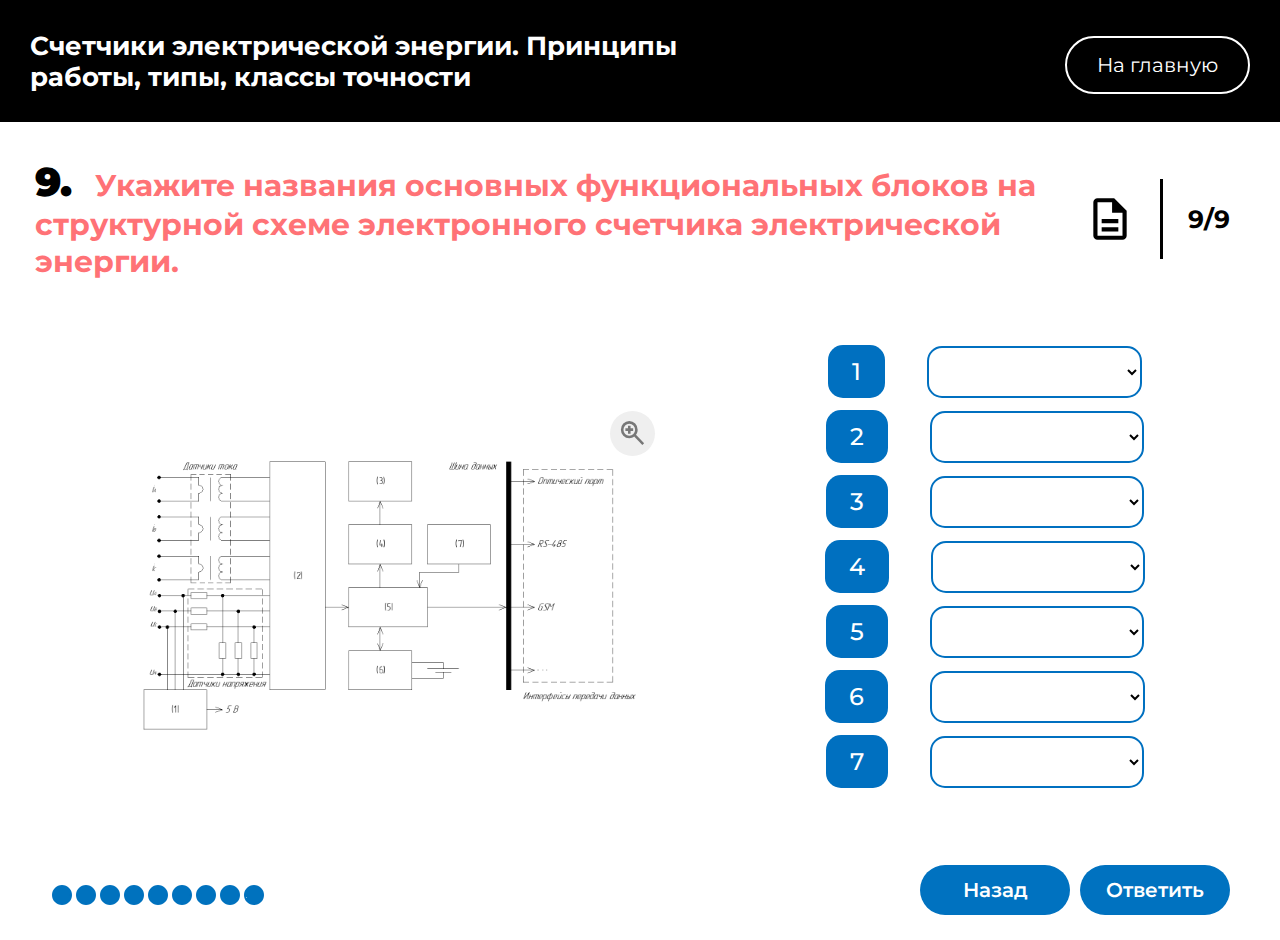
<file: pages/2_eom/javascript_quiz_app_9/index.html>
<!DOCTYPE html>
<html lang="en">
<head>
    <meta charset="UTF-8">
    <meta name="viewport" content="width=device-width, initial-scale=1.0">
    <link rel="stylesheet" href="../generalStyles/style.css">
    <link rel="stylesheet" href="https://fonts.googleapis.com/css2?family=Material+Symbols+Outlined:opsz,wght,FILL,GRAD@20..48,100..700,0..1,-50..200" />
    <link href="https://fonts.googleapis.com/icon?family=Material+Icons" rel="stylesheet">
    <title></title>
</head>
<body>
    <div class="main_window">
        <div class="black_header">
            <h1>
                
            </h1>
            <div class="links_black_header">
                <a href="../../../index.html">На главную</a>
                <a href="../../../new_material/page_new_mat.html" class="disabled_button">Назад</a>
            </div>
        </div>
        <div class="content">
            <div class="quiz_window">
                <div id="quiz_part">
                    <div class="window_header">
                        <div class="questions" id="question_number_1">
                            
                        </div>
                        <div class="number_marker">
                            <img id="open_popup_button" src="./content/description.svg" alt="description">
                            <p class="number_description"></p>
                        </div>

                    </div>
                    <div class="theory_eom" id="theory_eom_2">
                        <div class="second">
                            <div class="left_side">
                                <div class="leftimage">
                                    <div class="leftimage img noshadow w60">
                                        <img src="./content/1.png" class="w0">
                                        <button class="leftimage_zoom_popup l34b94" onclick="location.href='#popup3'" ><img src="./content/zoom_up.svg" alt="2"></button>
                                    </div>
                                    <div class="flexcenter w40">
                                        <div class="cornum_select w90 ">
                                            <p class="freeansqest_select">
                                                1
                                            </p>
                                            <select placeholder="Введите номер" class="assignnum_select w50">
                                                <option>Контроллер дисплея </option>
                                                <option>Внутренняя память </option>
                                                <option>Кнопки управления </option>
                                                <option>Дисплей </option>
                                                <option>Микроконтроллер</option>
                                                <option>Измерительное устройство</option>
                                                <option>Источник питания</option>
                                                <option selected> </option>
                                            </select>
                                        </div>
                                        <div class="cornum_select w90 ">
                                            <p class="freeansqest_select">
                                                2
                                            </p>
                                            <select placeholder="Введите номер" class="assignnum_select w50">
                                                <option>Контроллер дисплея </option>
                                                <option>Внутренняя память </option>
                                                <option>Кнопки управления </option>
                                                <option>Дисплей </option>
                                                <option>Микроконтроллер</option>
                                                <option>Измерительное устройство</option>
                                                <option>Источник питания</option>
                                                <option selected> </option>
                                            </select>
                                        </div>
                                        <div class="cornum_select w90 ">
                                            <p class="freeansqest_select">
                                                3
                                            </p>
                                            <select placeholder="Введите номер" class="assignnum_select w50">
                                                <option>Контроллер дисплея </option>
                                                <option>Внутренняя память </option>
                                                <option>Кнопки управления </option>
                                                <option>Дисплей </option>
                                                <option>Микроконтроллер</option>
                                                <option>Измерительное устройство</option>
                                                <option>Источник питания</option>
                                                <option selected> </option>
                                            </select>
                                        </div>
                                        <div class="cornum_select w90 ">
                                            <p class="freeansqest_select">
                                                4
                                            </p>
                                            <select placeholder="Введите номер" class="assignnum_select w50">
                                                <option>Контроллер дисплея </option>
                                                <option>Внутренняя память </option>
                                                <option>Кнопки управления </option>
                                                <option>Дисплей </option>
                                                <option>Микроконтроллер</option>
                                                <option>Измерительное устройство</option>
                                                <option>Источник питания</option>
                                                <option selected> </option>
                                            </select>
                                        </div>
                                        <div class="cornum_select w90 ">
                                            <p class="freeansqest_select">
                                                5
                                            </p>
                                            <select placeholder="Введите номер" class="assignnum_select w50">
                                                <option>Контроллер дисплея </option>
                                                <option>Внутренняя память </option>
                                                <option>Кнопки управления </option>
                                                <option>Дисплей </option>
                                                <option>Микроконтроллер</option>
                                                <option>Измерительное устройство</option>
                                                <option>Источник питания</option>
                                                <option selected> </option>
                                            </select>
                                        </div>
                                        <div class="cornum_select w90 ">
                                            <p class="freeansqest_select">
                                                6
                                            </p>
                                            <select placeholder="Введите номер" class="assignnum_select w50">
                                                <option>Контроллер дисплея </option>
                                                <option>Внутренняя память </option>
                                                <option>Кнопки управления </option>
                                                <option>Дисплей </option>
                                                <option>Микроконтроллер</option>
                                                <option>Измерительное устройство</option>
                                                <option>Источник питания</option>
                                                <option selected> </option>
                                            </select>
                                        </div>
                                        <div class="cornum_select w90 ">
                                            <p class="freeansqest_select">
                                                7
                                            </p>
                                            <select placeholder="Введите номер" class="assignnum_select w50">
                                                <option>Контроллер дисплея </option>
                                                <option>Внутренняя память </option>
                                                <option>Кнопки управления </option>
                                                <option>Дисплей </option>
                                                <option>Микроконтроллер</option>
                                                <option>Измерительное устройство</option>
                                                <option>Источник питания</option>
                                                <option selected> </option>
                                                
                                            </select>
                                        </div>
                                        
                                    </div>
                                </div>
                            </div>
                        </div>
                    </div>
                    <div class="step_marker_and_buttons">
                        <div class="step_marker">
                            
                        </div>
                        <div class="main_buttons">
                            
                        </div>
                    </div>
                </div>
            </div>
            </div>
        </div>
        <div id="popup1" class="popup close">
            <div class="popup_body">
                <div class="popup_content">
                    <div class="popup_header">
                        <h3></h3>
                        <button id="close_popup_button_1"><img src="./content/close.svg" alt="close"></button>
                    </div>
                    <div class="popup_text">
                        
                    </div>
                </div>
            </div>
        </div>
        <div id="popup3" class="popup close">
            <div class="popup_body">
                <div class="popup_content">
                    <div class="popup_header">
                        <h3> </h3>
                        <button onclick="location.href='#'" id="close_popup_button_1"><img src="./content/close.svg" alt="close"></button>
                    </div>
                    <div class="popup_text" id="zoomed" style="display: flex;align-items: center;">
                        <img src="./content/1.png">
                    </div>
                </div>
            </div>
        </div>
    </div>
</body>
<script src="./scripts/main.js" defer></script>
<script src="../generalJs/script.js" defer></script>

</html>
</file>
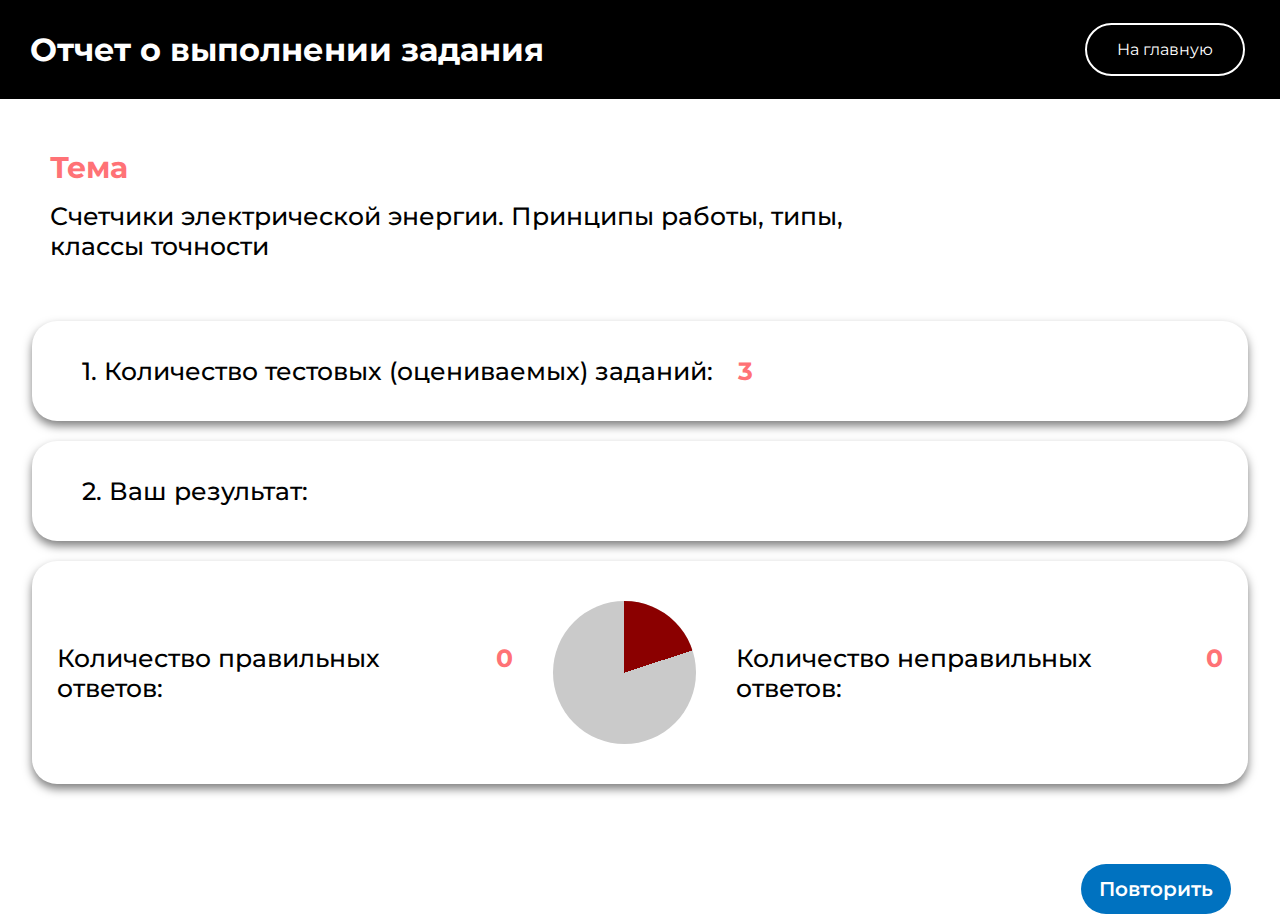
<file: pages/2_eom/javascript_result_page/index.html>
<!DOCTYPE html>
<html lang="en">
<head>
    <meta charset="UTF-8">
    <meta name="viewport" content="width=device-width, initial-scale=1.0">
    <script src="./script/main.js" defer></script>
    <link rel="stylesheet" href="./style/style.css">
    <title>Итоги</title>
</head>
<body>
    <div class="main_window">
        <!-- Черный Заголовок -->
        <div class="black_header">
            <h1>
                Отчет о выполнении <span class="disabled_button">контрольного</span> задания
            </h1>
            <div class="links_black_header">
                <a href="../../../index.html">На главную</a>
                <a href="../../../new_material/page_new_mat.html" class="disabled_button">Назад</a>
            </div>
            
        </div>
        <!-- Часть с выводом вопроса -->
        <div class="question_part">
            <div id="question">
                Тема
                <p>Счетчики электрической энергии. Принципы работы, типы, классы точности</p>
            </div>
            <div class="number_marker disabled_button">
                <img src="./content/description.svg" alt="description">
                <p>1/10</p>
            </div>
        </div>
        <!-- Часть с выводом ответа -->
        <div class="first_row">
            <div class="answers_part first">
                1. Количество тестовых (оцениваемых) заданий: <span id="place_question_number"></span>
            </div>
            <div class="answers_part first">
                2. Ваш результат: <span id="place_question_percent"></span>
            </div>
            <div class="answers_part">
                <div class="correct_answ">
                    Количество правильных ответов:
                    <p id="result_place_1">
                        0
                    </p>
                </div>
                <div id="answer_diagram_1" class="pie animate no-round" ></div>
                <div class="correct_answ">
                    Количество неправильных ответов:
                    <p id="result_place_2">
                        0
                    </p>
                </div>
            </div>
        </div>
        <!-- Часть с кнопками управления -->
        <div class="button_part">
            <div class="step_marker">

            </div>
            <div class="button_side">
                <button class="disabled_button">Назад</button>
                <button onclick="checkAnswer()" id="check_test_button" class="disabled_button">Ответить</button>
                <button id="reload_test_button" onclick="location.href='../javascript_quiz_app_1/index.html'">Повторить</button>
                <button id="next_test_button" class="disabled_button">Далее</button>
            </div>
        </div>
    </div>
</body>
</html>
</file>
<file: styles/style.css>
@import url('https://fonts.googleapis.com/css2?family=Montserrat:wght@200;300;400;500;600;700;800;900&family=Poppins:wght@200;300;400;500;600;700;800;900&display=swap');


*{
    margin: 0;
    padding: 0;
    box-sizing: border-box;
    font-family: 'Montserrat','Poppins', sans-serif;
}
   
body{
    background: #f4f4f4;
    min-height: 100vh;
    overflow-x: hidden;
}

a{
    text-decoration: none;
    color: #000;
}


.main_container{
    position: absolute;
    width: 100%;
    max-width: 100%;
    min-height: 100%;
    margin: 0px;
    background: #f4f4f4;
    display: grid;
    grid-template-columns: 1fr 3fr;
}


.profi_logo{
    margin-bottom: 50px;
    ;
}

.lern_new_material{
    background-color: rgb(255, 113, 117);
    border-radius: 2px 30px 2px 2px;
    min-height: 155px;
    display: flex;
    flex-direction: column;
    margin-bottom: 10px;
    box-shadow: 0px 0px 10px 2px rgba(0, 0, 0, .15);
}

.practic_new_material{
    background-color: rgb(255, 113, 117);
    border-radius: 2px 30px 2px 2px;
    min-height: 155px;
    display: flex;
    flex-direction: column;
    margin-bottom: 10px;
    box-shadow: 0px 0px 10px 2px rgba(0, 0, 0, .15);
}

.test_new_material{
    background-color: rgb(255, 113, 117);
    border-radius: 2px 30px 2px 2px;
    min-height: 155px;
    display: flex;
    flex-direction: column;
    margin-bottom: 10px;
    box-shadow: 0px 0px 10px 2px rgba(0, 0, 0, .15);
}

.lern_new_material:hover{
    background-color: rgb(255, 75, 79);
    transition: 0.3s;
}

.practic_new_material:hover{
    background-color: rgb(255, 75, 79);
    transition: 0.3s;
}

.test_new_material:hover{
    background-color: rgb(255, 75, 79);
    transition: 0.3s;
}

.upper_side{
    margin-top: 15px;
    margin-left: 15px;
    width: 500px;
    padding: 10px;
}

.bottom_side{
    margin-top: 10px;
    display: flex;
    align-items: center;
    justify-content: space-around;
}

.first_word{
    font-weight: 700;
    font-size: 18px;
    margin-bottom: 5px;
    color: white;
    font-family: 'Montserrat';
}

.second_word{
    font-size: 15px;
    margin-bottom: 25px;
    color: white;
    font-family: 'Montserrat';
}

.btn_metod_mat{
    min-width: 200px;
    border: solid;
    border-color: white;
    display: flex;
    align-items: center;
    justify-content: center;
    border-radius: 25px;
}

.btn_metod_mat:hover{
    border-color: rgb(175, 18, 18);
}

.btn_metod_mat:hover a{
    color: rgb(175, 18, 18);
}


.btn_metod_mat:active{
    border-color: white;
}

.btn_metod_mat:active a{
    color: white;
}


.btn_metod_mat a{
    margin-left: 8px;
    margin-right: 8px;
    height: 100%;
    width: 100%;
    display: flex;
    align-items: center;
    justify-content: center;
    color: white;
}

.btn_metod_mat i{
    margin-right: 5px;
    margin-top: 5px;
    margin-bottom: 5px;
    height: 25px;
    width: 20px;
    display: flex;
    align-items: center;
    justify-content: center;
    font-size: 20px;
}


.main_container{
    background-image: url(../content/Fon.png);
    background-position: bottom right;
    background-repeat: no-repeat;
    background-size: contain;
}

.upper_right{
    display: flex;
    margin-left: 150px;
    margin-top: 50px;
    font-size: 25px;
    color: #000;
}

.content_info{
    border-left: 2px solid #000;
    padding-left: 15px;
    color: #000;
}

.content_info:hover {
    border-left: 3px solid rgb(255, 75, 79);
    
}

.key_word{
    margin-left: 150px;
    border-left: 2px solid #000;
    padding-left: 15px;
    color: #000;
}

.key_word:hover{
    border-left: 3px solid rgb(255, 75, 79);
}

.theme{
    color: rgb(255, 75, 79);
    font-size: 30px;
    align-items: center;
    margin-top: 175px;
    margin-left: 150px;
}

.main_content_name{
    margin-top: 25px;
    margin-left: 150px;
    font-size: calc(3vw);
    font-weight: 900;
}

.fgos_and_mdk{
    display: flex;
    margin-left: 150px;
    
}

.Profi_logo1{
    display: none;
}

.fgos_and_mdk h5{
    font-weight: 400;
    font-size: 22px;
    max-width: 210px;
    margin-top: 75px;
    padding-bottom: 10px;
    border-bottom: solid 1px;
}

.fgos_text{
    margin-top: 25px;
    font-size: 20px;
    max-width: 500px;
}

.mdk{
    margin-left: 75px;
    width: 120px;
}

.mdk_text{
    font-size: 20px;
    margin-top: 25px;
    margin-left: 75px;
}

@media (max-width: 1580px){
    .main_container{
        background-image: url(../content/Fon2.png);
        background-position: bottom right;
        background-repeat: no-repeat;
        background-size: contain;
    }
}

@media (max-width: 1370px){
    .upper_right{
        margin-left: 50px;
    }
    .theme{
        margin-left: 50px;
    }
    .main_content_name{
        margin-left: 50px;
    }
    .fgos_and_mdk{
        margin-left: 50px;
    }
}

@media (max-width: 1270px){
    .upper_right{
        display: flex;
        margin-left: 50px;
        margin-top: 50px;
        font-size: 25px;
        color: #000;
    }

    .content_info{
        border-left: 2px solid #000;
        padding-left: 15px;
        color: #000;
    }
    
    .key_word{
        margin-left: 50px;
        border-left: 2px solid #000;
        padding-left: 15px;
        color: #000;
    }
    
    .theme{
        color: rgb(255, 113, 117);
        font-size: 30px;
        align-items: center;
        margin-top: 175px;
        margin-left: 50px;
    }
    

    .main_content_name{
        margin-top: 25px;
        margin-left: 50px;
        font-size: calc(4vw);
        font-weight: 900;
    }

    .fgos_and_mdk{
        display: flex;
        margin-left: 50px;
    }

    
    .fgos_text{
        margin-top: 25px;
        font-size: 18px;
        max-width: 250px;
    }
}

@media (max-width: 1120px){
    .main_content_name{
        font-size: calc(25px + 2vw);
        font-weight: 800;
    }

    .upper_right{
        display: block;
        font-size: 20px;
    }

    .key_word{
        margin-left: 0;
        margin-top: 25px;
    }

    .fgos_and_mdk{
        display: block;
        max-width: 250px;
        padding-bottom: 15px;
        margin-top: 25px;
    }

    .theme{
        font-size: 30px;
    }

    .main_content_name{
        font-size: calc(3px+1vw);
    }

    .fgos_and_mdk h5{
        margin-top: 25px;
        font-size: 22px;
    }

    .fgos_text{
        margin-bottom: 15px;
        font-size: 20px;
    }

    .mdk{
        margin-left: 0;
        margin-top: 10px;
    }
    
    .mdk_text{
        margin-left: 0;
    }
}

@media (max-width: 1024px){
    .first_word{
        font-size: 23px;
    }

    .Profi_logo1{
        display: flex;
    }

    .Profi_logo2{
        display: none;
    }

    #upper_left{
        display: block;
        font-size: 20px;
        margin-bottom: 50px;
    }

    .second_word{
        font-size: 18px;
        margin-bottom: 10px;
    }

    .upper_side{
        width: 95%;
    }

    .bottom_side{

        justify-content: space-around;
    }

    .main_container{
        background-image: url(../content/Fon3.png);
        background-position: bottom right;
        background-repeat: no-repeat;
        background-position-x: 2;
        background-size: auto;
    }

    .main_container{
        grid-template-columns: repeat(1, 1fr);
        grid-auto-flow: row;
    }

    .theme{
        margin-top: 50px;
    }

    .mdk_text{
        margin-bottom: 50px;
    }

    .main_content_name{
        max-width: 95vw;
    }
    .right_side{
        order: 1;
    }

    .left_side{
        order: 2;
    }
}

@media (max-width: 550px){
    .bottom_side{
        flex-direction: column;
    }
    .btn_metod_mat{
        margin-bottom: 15px;
        min-width: 270px;

    }
    .btn_metod_mat i{
        margin-top: 10px;
        margin-bottom: 10px;
    }
}

/* Popup window */

.popup {
    position: fixed;
    width: 100%;
    height: 100%;
    background-color: #00000050;
    top: 0;
    left: 0;
    color: white;
    opacity: 0;
    visibility: hidden;
    overflow-y: auto;
    overflow-x: hidden;
}

.popup_body {
    min-height: 100vh;
    display: flex;
    align-items: center;
    justify-content: center;
    padding: 30px 20px;
}

.popup_content {
    background-color: white;
    color: black;
    max-width: 1000px;
    border-radius: 15px;
    padding: 25px;
}

.popup_header {
    display: flex;
    justify-content: space-between;
    padding-bottom: 15px;
    color: rgb(255, 113, 117);
    font-size: 25px;
}

.close_popup {
    font-size: 25px;
    margin-right: 5px;
}

.close_popup:active {
    color: rgb(255, 113, 117);
}

.popup_text {
    display: flex;
    align-items: center;
    font-size: 20px;
}

.popup::-webkit-scrollbar {
    width: 0;
}

.popup:target{
    opacity: 1;
    visibility: visible;
}

@media (max-width: 520px){
    .popup_text{
        flex-direction: column;
    }
    .popup_image{
        margin-left: 0;
        margin-top: 15px;
    }
}

.main_viewport::-webkit-scrollbar-track
{
	background-color: #dadada;
	border-radius: 0px;
    padding: 15px;
    width: 25px;
}

.main_viewport::-webkit-scrollbar
{
	width: 10px;
	background-color: #F5F5F5;
    padding: 15px;
    width: 15px;
}

.main_viewport::-webkit-scrollbar-thumb
{
	background-color: rgba(0, 0, 0, .2);
	border-radius: 10px;
	background-image: rgba(0, 0, 0, .2);
    width: 15px;
}
</file>
<file: styles/popup.css>
.popup_text{
    /* height: 500px;
    overflow-y: auto; */
    scroll-snap-align: start;
    padding: 15px;
    align-items: flex-start;
    flex-direction: column;
    padding: 10px;
}

.popup_content_header{
    color: #ff7175;
    margin: 15px;
    margin-left: 0px;
}

.popup_tex_content{
    margin-left: 0px;
}

.key_word_text{
    margin-bottom: 20px;
    padding-bottom: 10px;
    border-bottom: solid 1px;
}

.key_word_text span{
    font-weight: 800;
}

.popup_method_list li{  
    margin: 15px;
}

.popup_method_list li ul{
    margin-left: 25px;
}

.popup_method_list li::marker{
    font-size: 30px;
    color: rgb(0, 112, 192);
}

.list_second_level li{
    font-size: 20px;
    list-style-type: none;
}

.list_second_level > li::marker{
    color: black;
    content: '-  ';
    margin-right: 25px;
}

.popup_text::-webkit-scrollbar-track
{   
    border-radius: 10px;
	background-color: #dadada;
	border-radius: 0px;
    padding: 15px;
    width: 25px;
}

.popup_text::-webkit-scrollbar
{
    border-radius: 10px;
	width: 10px;
	background-color: #F5F5F5;
    padding: 15px;
    width: 15px;
}

.popup_text::-webkit-scrollbar-thumb
{   

	background-color: rgba(0, 0, 0, .2);
	border-radius: 10px;
	background-image: rgba(0, 0, 0, .2);
    width: 15px;
}
</file>
<file: pages/3_eom/styles/style.css>
@import url('./style-popup.css');
@import url('https://fonts.googleapis.com/css2?family=Montserrat:wght@100;200;300;400;500;600;700;800;900&display=swap');

*{
    margin: 0;
    padding: 0;
    font-family: 'Montserrat' , sans-serif;

}


body {
    margin: 0;
    padding: 0;
    overflow-x: hidden;
}

header {
    color: white;
    background-color: black;
}

header h1 {
    font-size: 48px;
}

.header_wrap {
    display: flex;
    justify-content: space-between;
    align-items: center;
    height: 4vh;
    padding: 2vw;
}

.header_links {
    display: flex;
}

.header_links a {
    font-size: 1vw;
    text-decoration: none;
    text-align: center;
    color: white;
    padding: 2vh 4vh;
    border: solid 0.13vw;
    border-radius: 100vw;
    width: 10vw;
    margin-left: 2vw;
    transition: all 0.15s;
}

.header_links a:hover {
    transition: all 0.3s;
    background-color: white;
    color: black;
}

.main_wrap {
    display: flex;
}

.text_wrap {
    padding-top: 25px;
    margin-bottom: 25px;
    margin-left: 70px;
}

.welcome_text{
    font-size: 3vh;
}

.question_wrap {
    width: 90%;
}

.buttons_box {
    display: flex;
    justify-content: space-around;
}

.question_wrap button {
    font-size: 60px;
    font-weight: 900;
    padding: 50px;
    margin-bottom: 20px;
    border-radius: 25px;
    border: 0px;
    cursor: pointer;
    transition: all 0.3s;
    width: 210px;
    height: 170px;

    position: relative;
}

.very_easy_questions button{
    background-color: rgb(171, 219, 243);
    color: rgb(51, 102, 136);
}

.very_easy_questions button:hover{
    box-shadow: 0px 0px 23px 11px rgba(171, 219, 243, 0.55);
    transition: all 0.3s;
}

.easy_questions button{
    background-color: rgb(60, 186, 148);
    color: rgb(250, 250, 250);
}

.easy_questions button:hover{
    box-shadow: 0px 0px 23px 11px rgba(60, 186, 148, 0.35);
    transition: all 0.3s;
}

.middle_questions button{
    background-color: rgb(51, 102, 136);
    color: rgb(250, 250, 250);
}

.middle_questions button:hover{
    box-shadow: 0px 0px 23px 11px rgba(51, 102, 136, 0.35);
    transition: all 0.3s;
}

.middle_hard_questions button{
    background-color: rgb(2, 94, 161);
    color: rgb(250, 250, 250);
}

.middle_hard_questions button:hover{
    box-shadow: 0px 0px 23px 11px rgba(2, 94, 161, 0.35);
    transition: all 0.3s;
}

.hard_questions button{
    background-color: rgb(93, 15, 104);
    color: rgb(250, 250, 250);
}

.hard_questions button:hover{
    box-shadow: 0px 0px 23px 11px rgba(143, 3, 236, 0.35);
    transition: all 0.3s;
}

.logo_wrap {
    margin-left: auto;
}

.logo_wrap img{
    padding: 25px !important;
    height: 90% !important;
    width: 80px !important;
}

.score_wrap {
    display: flex;
    margin-left: 150px;
    margin-top: 20px;
    margin-bottom: 20px;
    justify-content: center;
}

.score_wrap div{
    display: flex;
    margin-right: 40px;
    align-items: center;
}
.score_wrap p{
    font-size: 1.3vw;
    margin-right: 40px;
}

.points, .tryes {
    background-color: rgb(217, 217, 217);
    padding: 5px;
    padding-left: 35px;
    padding-right: 35px;
    border-radius: 15px;
}

.state_marker {
    position: absolute;
    
    top: -5px;
    right: 5px;
}

.state_marker img {
    width: 50px;
    
    background-color: white;
    border-radius: 100%;
}

.button_results{
    color: white;
    background-color: rgb(0, 114, 192);
    padding: .8vw;
    border-radius: .8vw;
    border: none;
    font-size: 1.1vw;
    cursor: pointer;
    transition: all 0.3s;
}
.button_results:hover{
    box-shadow: 0px 0px 23px 11px rgba(51, 102, 136, 0.35);
    transition: all 0.3s;
}

.btn_closed{
    display: none;
}

@media (width <= 1280px) {
    header h1 {
        font-size: 40px;
    }

    .header_links a {
        font-size: 20px;
        padding: 12px;
        padding-left: 25px;
        padding-right: 25px;
        width: 150px;
        margin-left: 20px;
    }

    .header_wrap {
        height: 60px;
    }
    
    .question_wrap button {
        font-size: 30px;
        padding: 10px;
        margin-bottom: 10px;
        width: 150px;
        height: 130px;
    }

    .text_wrap {
        padding-top: 40px;
        margin-bottom: 40px;
        margin-left: 35px;
    }
    
    .welcome_text{
        font-size: 3vh;
    }

    .logo_wrap img{
        padding-top: 40px;
        height: 600px;
        width: 75px;
    }
    
    .score_wrap {
        margin-left: 55px;
        margin-top: 15px;
        margin-bottom: 20px;
    }
    
    .score_wrap div{
        margin-right: 30px;
    }
    .score_wrap p{
        font-size: 1.3vw;
        margin-right: 20px;
    }
    
    .points, .tryes {
        padding-left: 25px;
        padding-right: 25px;
        border-radius: 13px;
    }

    .state_marker {
        
        top: 3px;
    }
    
    .state_marker img {
        width: 35px;
    }
}

@media (width <= 1000px) {
    .header_wrap {
        height: 35px;
    }
    
    .question_wrap button {
        font-size: 25px;
        width: 120px;
        height: 130px;
    }

    .text_wrap {
        padding-top: 60px;
        margin-bottom: 100px;
        margin-left: 35px;
    }

    .welcome_text {
        font-size: 3vh;
    }

    .logo_wrap img{
        padding-top: 45px;
        height: 950px;
        width: 100px;
    }

    .score_wrap {
        padding-top: 50px;
        font-size: 1.3vw;
    }

    .state_marker {
        top: 5px;
        left: 4px;
    }
    
    .state_marker img {
        width: 30px;
    }
}

/* Камень я не дам */

.logo_wrap img{
    padding: 25px !important;
    height: 90% !important;
    width: 80px !important;
}

@media (max-width: 1180px){
    .question_wrap button{
        padding: 0px !important;
    }

    *{
        -webkit-appearance: none !important;
        -moz-appearance:    none !important;
        appearance:         none !important;
    }

    .popup_question p{
        font-size: 2.25vh !important;
    }

    .question_type_0_answers div{
        height: 6vh;
    }

    .question_type_0_answers input{
        height: clamp(24px,1vh,25px) !important;
        width: clamp(24px,1vh,25px) !important;
    }

    .question_type_0_answers p{
        font-size: inherit;
    }

    .question_type_1_answers{
        justify-content: space-between;
    }

    .place_of_custom_dropdown{
        font-size: 15px !important;
    }
    
    .question_type_1_answers p{
        font-size: 10px;
    }
    .question_type_1_answers input{
        height: clamp(24px,1vh,25px) !important;
        width: clamp(24px,1vh,25px) !important;
    }

    .custom-dropdown-input{
        min-width: 100px;
        margin: 1px !important;
        padding: 2px !important;
    }

    .question_type_1_answers div{
        height: 6vh;
        margin: 10px;
    }

    .question_type_3_drag{
        font-size: 7px !important;
    }

    .question_type_4_answer{
        margin: 2px !important;
        font-size: 10px !important;
        min-height: 30px !important;
        width: 100px !important;
        padding: 10px !important;
    }

    .question_type_4_tables{
        justify-content: center !important;
    }

    .question_type_4_table_name{
        margin: 5px !important;
    }

    .question_type_4_answer_drop_zone{
        margin: 5px !important;
    }

    .question_type_5_answers{
        width: 50% !important; 
    }

    .question_type_5_dropdown_block{
        align-items: center;
    }

    .custom-dropdown-select{
        font-size: 15px !important;
    }
    
    .custom-dropdown-select div{
        font-size: 15px !important;
    }

    .custom-dropdown-input-placeholder{
        font-size: 15px !important;
    }

    .state_marker img{
        height: 20px !important;
        width: 20px !important;
    }

    .welcome_text{
        font-size: 20px !important;
        margin-bottom: 10px;
    }

    .text_wrap{
        margin-left: 0;
        padding: 25px;
        margin-bottom: 50px;
    }

    .question button{
        font-size: 40px;
        border-radius: 15px;
        margin: 1px !important;
        width: 130px;
        height: 130px;
    }

    .questions_btns{
        flex-wrap: wrap;
    }

    .score_wrap p{
        font-size: 20px;
    }

    .state_marker{

        top: 1px;
        right: 5px;
    }

    .header_links a {
        font-size: clamp(15px, 0.5vh , 25px);
        padding: 1vh 1vh;
        margin-left: 2vw;
    }
}


@media (max-width: 850px){
    .question_wrap button{
        padding: 0px !important;
    }
    .state_marker img{
        height: 20px !important;
        width: 20px !important;
    }
    .question button{
        font-size: 30px;
        padding: 10px !important;
        border-radius: 15px;
        margin: 1px !important;
        width: 110px;
        height: 110px;
    }

    .header_links a {
        font-size: clamp(15px, 0.5vh , 25px);
        padding: 1vh 1vh;
        margin-left: 2vw;
    }

    .score_wrap{
        padding: 25px !important;
        padding-top: 50px !important;
        margin: 0 !important;
    }

    .score_wrap p{
        font-size: 15px;
    }
    
    .logo_wrap{
        display: none;
    }
    .question_wrap{
        width: 100%;
    }

    .state_marker{
        top: 1px;
        right: 5px;
    }
}

@media (max-width: 565px){
    .question button{
        font-size: 30px;
        border-radius: 15px;
        margin: 1px !important;
        width: 95px;
        height: 110px;
    }
}
</file>
<file: pages/2_eom/generalStyles/style.css>
@import url(./test.css);
@import url(./popup.css);
@import url('https://fonts.googleapis.com/css2?family=Montserrat:wght@100;200;300;400;500;600;700;800;900&display=swap');

*{
    margin: 0;
    padding: 0;
    font-family: 'Montserrat' , sans-serif;
    box-sizing: border-box;
    font-size: 30px;
}

a{
    text-decoration: none;
}

body{
    background: #fff;
    height: 100vh;
    width: 100vw;
    overflow-x: hidden;
}

.main_window{
    height: 100%;
    width: 100%;
}

.black_header{
    padding: 30px;
    display: flex;
    align-items: center;
    justify-content: space-between;
    color: white;
    background-color: black;
}

.black_header a{
    color: white;
    padding: 15px;
    padding-left: 30px;
    padding-right: 30px;
    border: solid 2px;
    border-radius: 35px;
    width: 300px;
    transition: all 0.3s;
    font-size: 20px !important;
}

.links_black_header{
    min-width: 165px !important;
}

.black_header h1{
    font-size: clamp(25px,2vw,35px);
    width: 60% !important;
}

.black_header a:hover{
    transition: all 0.3s;
    background-color: white;
    color: black;
}

.content{
    margin-right: 25px;
    border-radius: 50px;
    background-color: rgb(255, 255, 255);
    height: 84%;
}

.answer_buttons{
    display: flex;
    flex-direction: column;
}

.content h2{
    font-size: 30px;
    padding: 25px;
    color: rgb(255, 114, 118);
}

.content h2 span{
    color: #000;
    font-size: 40px;
    font-weight: 900;
    margin-right: 15px;
}

.first_row{
    width: 50%;
}

.answer_buttons{
    margin: 25px;
    height: 55%;
}

.ans_btn{
    display: flex;
    align-items: center;
    margin-bottom: 25px;
    padding-right: 50px;
    min-width: 900px;
    min-height: 90px;
    font-size: 25px;
    padding: 10px;
    border-radius: 15px;
    text-align: start;
    background-color: #fff;
    border: solid 1px #000;
    cursor: pointer;
}

.ans_btn:hover{
    background-color: #f5f5f5;
}

.ans_btn:active{
    border: solid 1px #707070;
    background-color: #b8d8ff;
}

.ans_btn span{
    display: flex;
    align-items: center;
    font-weight: 800;
    height: 80px;
    color: rgb(255, 114, 118);
    margin-right: 50px;
    padding-left: 25px;
    padding-right: 35px;
    font-size: 50px;
    border-right: solid 1px black;
}

.main_buttons_part{
    display: flex;
    flex-direction: row;
    height: 25%;
    align-items: flex-end;
    justify-content: flex-end;
    margin: 15px;
}

.next_button{
    display: flex;
    padding: 10px;
}

#nxt_btn_1{
    margin-right: 25px;
}

#nxt_btn_1 .material-symbols-outlined{
    transform: rotate(180deg);
}

#nxt_btn_2{
    align-items: center;
}

.next_button button{
    display: flex;
    align-items: center;
    justify-content: center;
    font-size: 25px;
    padding: 10px;
    width: 200px;
    background-color: #0070c0;
    border-radius: 35px;
    color: white;
    font-weight: 700;
    border: 0;
    transition: all 0.3s;
}

.next_button button:active{
    background-color: #5dabe2;
}

.disabled_button{
    display: none;
}

input:disabled {
    background-color: #000;
    color: #0070c0;
}

.choices_div2 .correct{
    cursor: no-drop;
    transition: all 0.3s;
    background-color: rgb(168, 255, 168);
}

.incorrect{
    cursor: no-drop;
    transition: all 0.3s;
    background: rgb(255, 144, 144) !important;
}


.theory_eom{
    display: flex;
    align-items: center;
}

.main_image{
    position: relative;

    margin: 20px;

}

.theory_eom p{
    color: #000;
    font-weight: 500;
}

@media (max-width: 1180px) {
    .content{
        margin-right: 0;
    }
    .popup_text img{

        height: 100%;
    }
    .question_part #question {
        padding: 10px;
        margin: 10px;
        margin-top: 10px;
    }
    .button_part {
        margin-top: 5px;
        padding-bottom: 50px;
    }
    .leftimage{
        flex-direction: column !important;
    }
    .w60{
        width: 85% !important;
    }
    .assignnum{
        height: inherit;
        font-size: 25px !important;
        padding: 10px !important;
    }
    .freeansqest{
        display: flex;
        align-items: center;
        height: 50px;
    }
    .step_marker{
        margin-bottom: 25px;
    }
    .step_marker_and_buttons{
        align-items: center;
        flex-direction: column;
    }
    .leftimage.text{
        margin: 0 !important;
        width: 100% !important;
    }
    .leftimage.img{
        width: 80% !important;
    }
    .assignnum_select{
        width: 80% !important;
    }
}


@media (max-width: 820px) {
    .black_header h1{
        width: 70%;
    }
    .content{
        margin-right: 0;
    }
    .first{
        flex-direction: column;
    }
    .second{
        flex-direction: column;
    }
    .black_header a{
        font-size: 17px !important;
    }

}

#qwe4562{
    min-width: 400px !important;
}

.leftimage_zoom_popup{
    order: -1;
}
</file>
<file: pages/2_eom/javascript_result_page/style/style.css>
@import url(./diagram.css);
@import url('https://fonts.googleapis.com/css2?family=Montserrat:wght@100;200;300;400;500;600;700;800;900&display=swap');

*{
    margin: 0;
    padding: 0;
    font-family: 'Montserrat' , sans-serif;
    box-sizing: border-box;
}

a{
    text-decoration: none;
}

body{
    background: #fff;

}

.question_part p{
    margin-top: 15px;
    color: #000;
    font-size: 25px;
    font-weight: 500;
}

.main_window{
    height: 100vh;
}

.black_header{
    padding: 30px;
    display: flex;
    align-items: center;
    justify-content: space-between;
    color: white;
    background-color: black;
}

.answers_part{
    padding-left: 25px;
    padding-right: 25px;
}

.black_header a{
    color: white;
    padding: 15px;
    padding-left: 30px;
    padding-right: 30px;
    border: solid 2px;
    border-radius: 35px;
    width: 300px;
    transition: all 0.3s;
}

.black_header h1{
    width: 70%;
}

.links_black_header{
    min-width: 165px !important;
}

.black_header a:hover{
    transition: all 0.3s;
    background-color: white;
    color: black;
}

.question_part #question{
    margin: 25px;
    width: 70%;
    font-size: 30px;
    padding: 25px;
    color: rgb(255, 114, 118);
    font-weight: 700;
}

.question_part div span{
    color: #000;
    font-size: 40px;
    font-weight: 900;
    margin-right: 15px;
}

.question_part{
    display: flex;
    align-items: center;
    justify-content: space-between;
}

.number_marker{
    display: flex;
    flex-direction: row;
    align-items: center;
    justify-content: center;

}

.number_marker p{
    font-size: 25px;
    color: #000;
    padding: 25px;
    border-left: 3px solid #000;
    font-weight: 700;
    margin-right: 25px;
}

.number_marker img{
    margin-right: 25px;
    height: 50px;
    font-size: 50px;
    color: #000;
}

.first_row{
    width: 100%;
    display: flex;
    flex-direction: column;
    align-items: center;
    justify-content: center;
}

.answers_part{
    display: flex;
    align-items: center;
    justify-content: space-around;
    min-height: 100px;
    box-shadow: 0px 5px 10px 0px rgba(0, 0, 0, 0.5);
    width: 95%;
    margin: 10px;
    border-radius: 25px;
}

#answer_diagram_1{
    margin: 40px;
}

.correct_answ{
    display: flex;
    font-weight: 500;
}


.correct_answ p{
    margin-left: 25px;
    font-weight: 700;
    color: rgb(255, 114, 118);
}

.first{
    font-weight: 500;
    font-size: 25px;
    height: 50px;
    justify-content: flex-start;
    padding-left: 50px;
}

.first span{
    margin-left: 25px;
    font-weight: 700;
    color: rgb(255, 114, 118);
}

.button_part{
    display: flex;
    bottom: 35px;
    width: 95vw;
    padding: 10px;
    align-items: center;
    margin-top: 60px;
    margin-left: 50px;
    margin-right: 50px;
    justify-content: space-between;
}

.button_side{
    display: flex;
    align-items: center;
    margin-right: 25px;
}


.disabled_button{
    display: none;
}

.button_part button{
    height: 50px;
    width: 150px;
    margin-left: 10px;
    border: 0;
    background: rgb(0, 114, 192);
    font-size: 20px;
    font-weight: 600;
    color: #fff;
    border-radius: 35px;
    cursor: pointer;
    transition: all 0.3s;
}

.correct{
    cursor: no-drop;
    transition: all 0.3s;
    background-color: rgb(168, 255, 168);
}

.incorrect{
    cursor: no-drop;
    transition: all 0.3s;
    background: rgb(255, 144, 144);
}

.incorrect2{
    background-color: rgb(219, 219, 219);
}

.correct_answ{
    font-size: 25px;
}



@media (max-width: 820px) {
    .answers_part:last-child{
        padding: 25px;
        flex-direction: column;
        justify-content: space-between;
    }
    
    .answers_part{

        justify-content: space-between;
    }
    .button_part{
        margin: 0;
        padding: 25px;
    }
}
</file>
